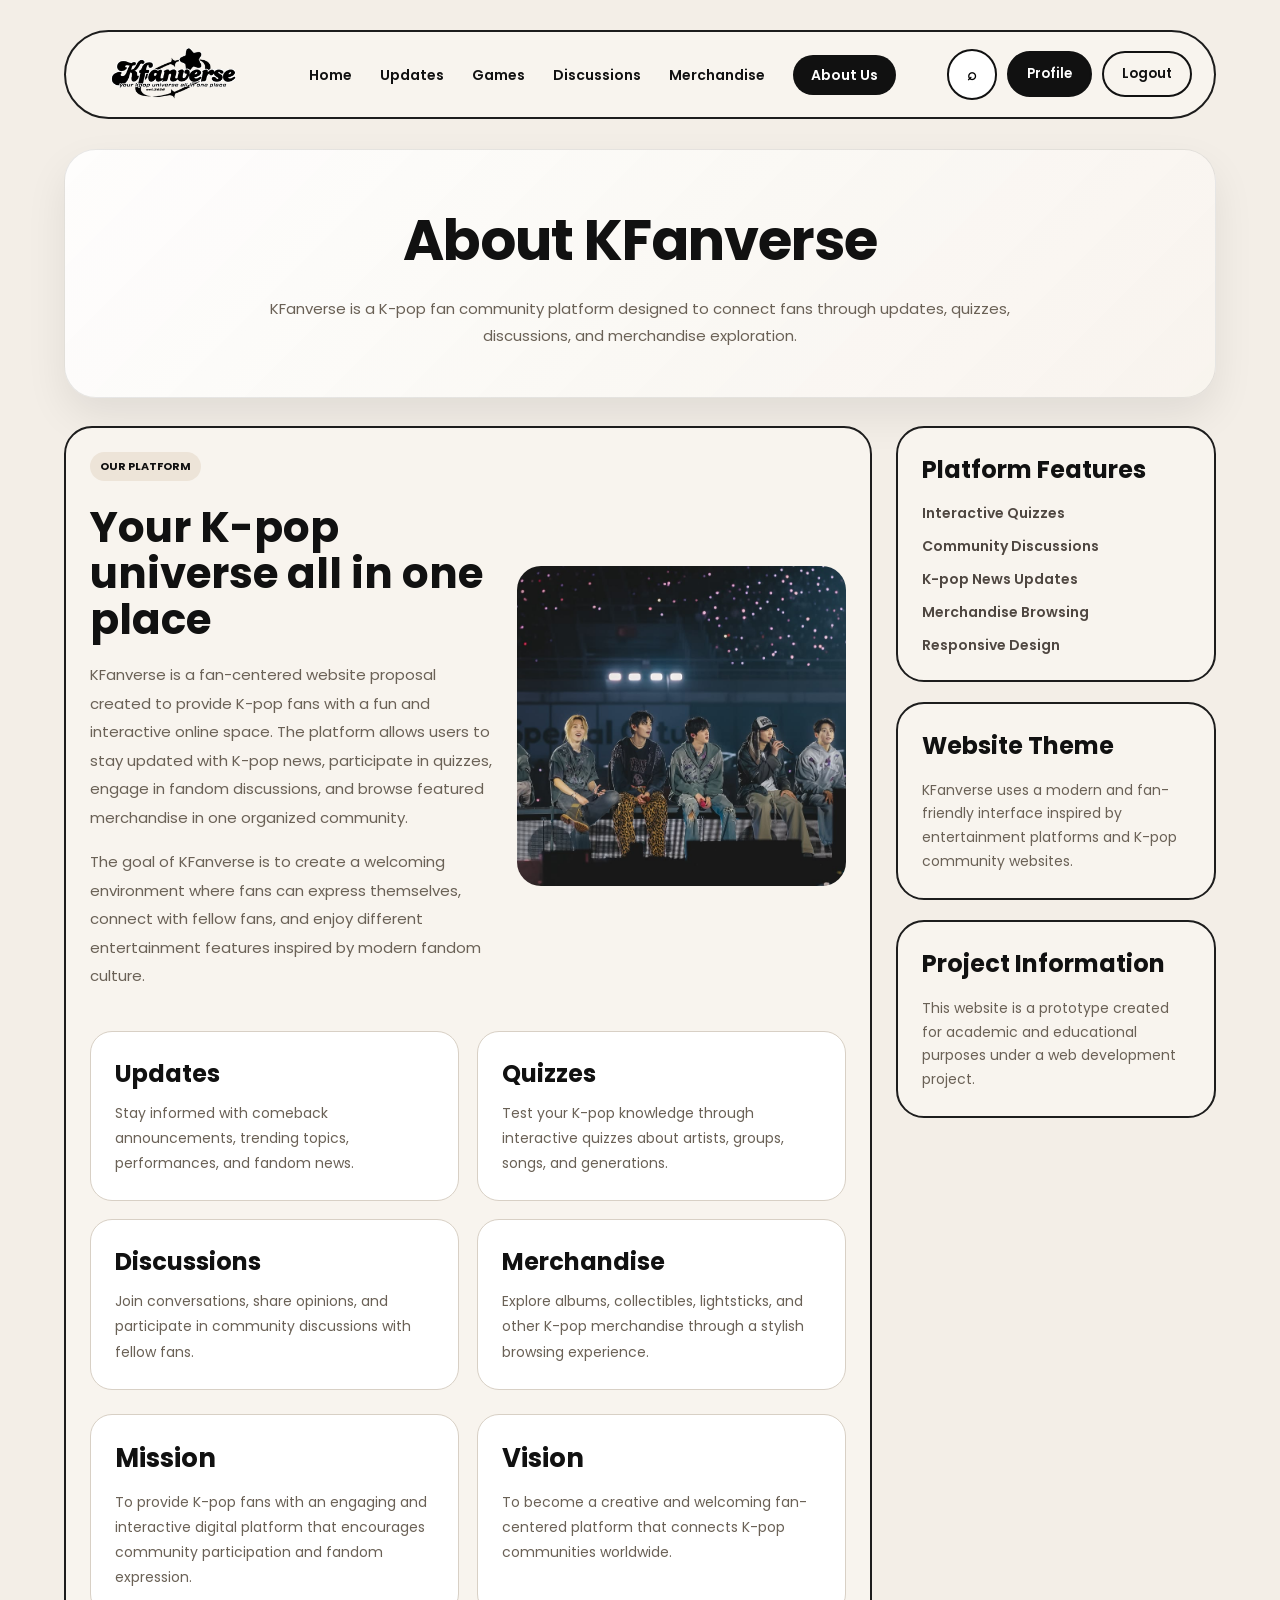
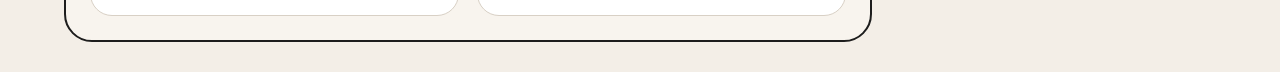
<file: about.html>
<!DOCTYPE html>

<html>

<head>

<meta name="viewport" content="width=device-width, initial-scale=1.0">

<title>About KFanverse</title>

<link rel="icon" type="image/png" href="images/favicon.jpg">


<link href="https://fonts.googleapis.com/css2?family=Poppins:wght@400;500;600;700;800&display=swap" rel="stylesheet">

<link rel="stylesheet" href="style.css">

</head>

<body class="main-home-page">

<div class="home-wrapper">

<div class="home-navbar">

<div class="brand-left">

<img src="images/logo.png" class="home-logo" alt="KFanverse Logo">

</div>

<ul class="home-nav-links">

<li><a href="main.html">Home</a></li>

<li><a href="updates.html">Updates</a></li>

<li><a href="quizzes.html">Games</a></li>

<li><a href="community.html">Discussions</a></li>

<li><a href="merch.html">Merchandise</a></li>

<li><a href="about.html" class="active-nav">About Us</a></li>


</ul>

<div class="home-nav-actions">

<button class="search-btn">⌕</button>
<button class="filled-btn" onclick="window.location.href='profile.html'">Profile</button>
<button class="outline-btn" onclick="window.location.href='index.html'">Logout</button>

</div>

</div>

<section class="inner-page-title">

<h1>About KFanverse</h1>

<p>

KFanverse is a K-pop fan community platform designed to connect fans through updates, quizzes, discussions, and merchandise exploration.

</p>

</section>

<section class="about-layout">

<div class="about-main">

<div class="about-card large-about-card">

<div class="about-text">

<span class="badge">OUR PLATFORM</span>

<h2>Your K-pop universe all in one place</h2>

<p>

KFanverse is a fan-centered website proposal created to provide K-pop fans with a fun and interactive online space. The platform allows users to stay updated with K-pop news, participate in quizzes, engage in fandom discussions, and browse featured merchandise in one organized community.

</p>

<p>

The goal of KFanverse is to create a welcoming environment where fans can express themselves, connect with fellow fans, and enjoy different entertainment features inspired by modern fandom culture.

</p>

</div>

<div class="about-image">

<img src="images/about.jpg" alt="KFanverse">

</div>

</div>

<div class="about-features-grid">

<div class="feature-box">

<h3>Updates</h3>

<p>

Stay informed with comeback announcements, trending topics, performances, and fandom news.

</p>

</div>

<div class="feature-box">

<h3>Quizzes</h3>

<p>

Test your K-pop knowledge through interactive quizzes about artists, groups, songs, and generations.

</p>

</div>

<div class="feature-box">

<h3>Discussions</h3>

<p>

Join conversations, share opinions, and participate in community discussions with fellow fans.

</p>

</div>

<div class="feature-box">

<h3>Merchandise</h3>

<p>

Explore albums, collectibles, lightsticks, and other K-pop merchandise through a stylish browsing experience.

</p>

</div>

</div>

<div class="mission-vision-grid">

<div class="mission-box">

<h3>Mission</h3>

<p>

To provide K-pop fans with an engaging and interactive digital platform that encourages community participation and fandom expression.

</p>

</div>

<div class="vision-box">

<h3>Vision</h3>

<p>

To become a creative and welcoming fan-centered platform that connects K-pop communities worldwide.

</p>

</div>

</div>

</div>

<aside class="about-sidebar">

<div class="side-box">

<h3>Platform Features</h3>

<ul>

<li>Interactive Quizzes</li>

<li>Community Discussions</li>

<li>K-pop News Updates</li>

<li>Merchandise Browsing</li>

<li>Responsive Design</li>

</ul>

</div>

<div class="side-box">

<h3>Website Theme</h3>

<p class="online-text">

KFanverse uses a modern and fan-friendly interface inspired by entertainment platforms and K-pop community websites.

</p>

</div>

<div class="side-box">

<h3>Project Information</h3>

<p class="online-text">

This website is a prototype created for academic and educational purposes under a web development project.

</p>

</div>

</aside>

</section>

</div>

<script src="script.js"></script>

</body>

</html>
</file>
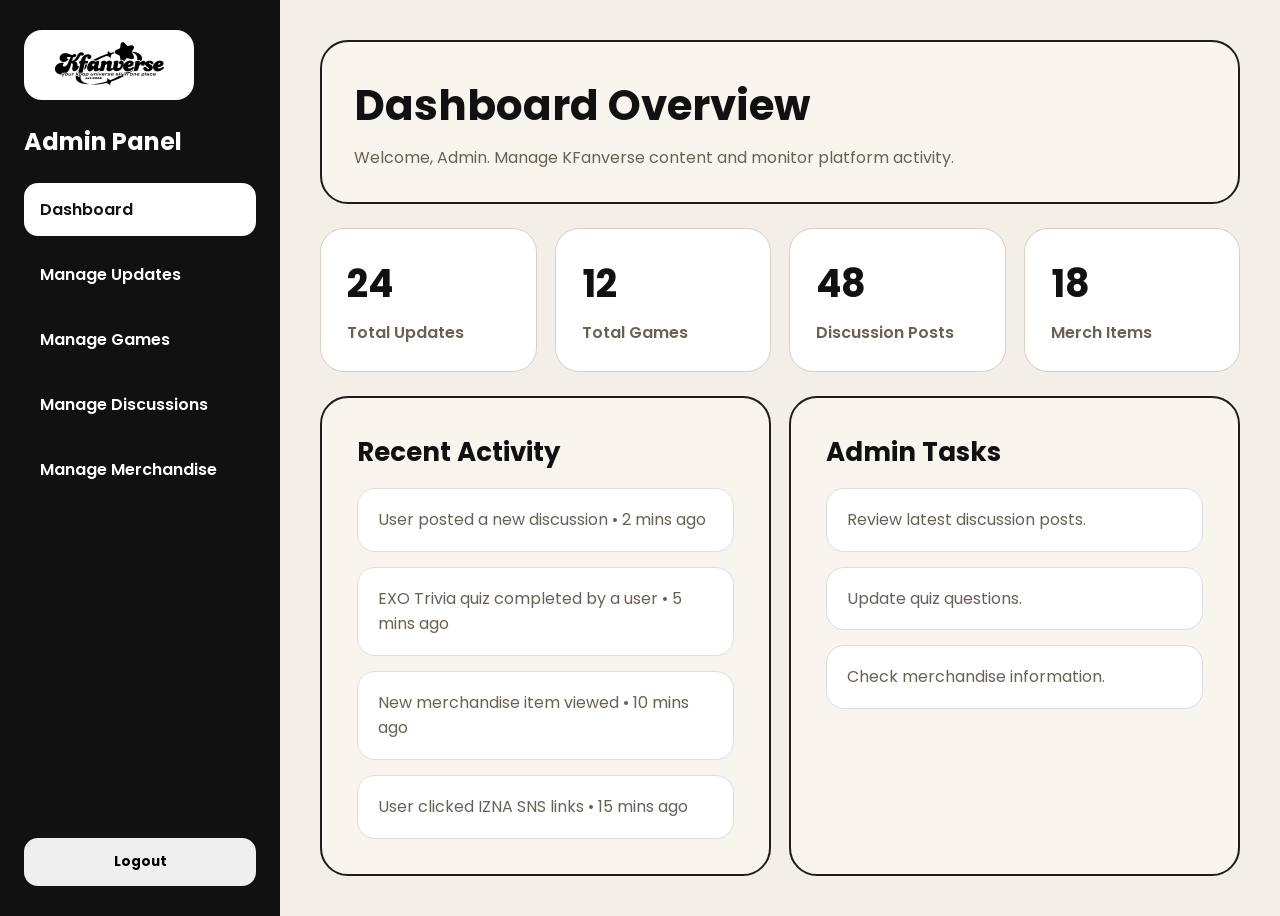
<file: admin.html>
<!DOCTYPE html>

<html>

<head>

<meta name="viewport" content="width=device-width, initial-scale=1.0">

<title>KFanverse Admin Dashboard</title>

<link rel="icon" type="image/png" href="images/favicon.jpg">

<link href="https://fonts.googleapis.com/css2?family=Poppins:wght@400;500;600;700;800&display=swap" rel="stylesheet">

<link rel="stylesheet" href="style.css">

</head>

<body class="main-home-page">

<div class="admin-wrapper">

<aside class="admin-sidebar">

<img src="images/logo.png" class="admin-logo">

<h3>Admin Panel</h3>

<ul>

<li class="active-admin"

onclick="showAdminSection('dashboard', this)">

Dashboard

</li>

<li onclick="showAdminSection('updates', this)">

Manage Updates

</li>

<li onclick="showAdminSection('games', this)">

Manage Games

</li>

<li onclick="showAdminSection('discussions', this)">

Manage Discussions

</li>

<li onclick="showAdminSection('merchandise', this)">

Manage Merchandise

</li>

</ul>

<button onclick="window.location.href='index.html'">

Logout

</button>

</aside>

<main class="admin-main">

<section class="admin-header">

<h1>Dashboard Overview</h1>

<p>

Welcome, Admin. Manage KFanverse content and monitor platform activity.

</p>

</section>

<!-- DASHBOARD -->

<section id="dashboard" class="admin-section active-admin-section">

<div class="dashboard-cards">

<div class="dashboard-card">

<h3>24</h3>

<p>Total Updates</p>

</div>

<div class="dashboard-card">

<h3>12</h3>

<p>Total Games</p>

</div>

<div class="dashboard-card">

<h3>48</h3>

<p>Discussion Posts</p>

</div>

<div class="dashboard-card">

<h3>18</h3>

<p>Merch Items</p>

</div>

</div>

<div class="admin-content-grid">

<div class="admin-box">

<h2>Recent Activity</h2>

<div id="recentActivity" class="admin-list">

<p>User posted a new discussion • 2 mins ago</p>

<p>EXO Trivia quiz completed by a user • 5 mins ago</p>

<p>New merchandise item viewed • 10 mins ago</p>

<p>User clicked IZNA SNS links • 15 mins ago</p>

</div>

</div>

<div class="admin-box">

<h2>Admin Tasks</h2>

<div class="admin-list">

<p>Review latest discussion posts.</p>

<p>Update quiz questions.</p>

<p>Check merchandise information.</p>

</div>

</div>

</div>

</section>

<!-- MANAGE UPDATES -->

<section id="updates" class="admin-section">

<div class="admin-box">

<div class="admin-section-header">

<h2>Manage Updates</h2>

<button class="filled-btn"

onclick="addAdminRow('updatesList','New K-pop Update')">

+ Add News

</button>

</div>

<div id="updatesList" class="admin-list">

<p>

BIGBANG Coachella Performance

<span>

<button class="admin-mini-btn"

onclick="editAdminItem(this)">Edit</button>

<button class="admin-mini-btn"

onclick="deleteAdminItem(this)">Delete</button>

</span>

</p>

<p>

IOI 2026 Comeback Concept Photos

<span>

<button class="admin-mini-btn"

onclick="editAdminItem(this)">Edit</button>

<button class="admin-mini-btn"

onclick="deleteAdminItem(this)">Delete</button>

</span>

</p>

<p>

Heesung Changes Stage Name

<span>

<button class="admin-mini-btn"

onclick="editAdminItem(this)">Edit</button>

<button class="admin-mini-btn"

onclick="deleteAdminItem(this)">Delete</button>

</span>

</p>

</div>

</div>

</section>

<!-- MANAGE Games -->

<section id="games" class="admin-section">

<div class="admin-box">

<div class="admin-section-header">

<h2>Manage Games</h2>

<button class="filled-btn"

onclick="addAdminRow('gamesList','New Game')">

+ Create Games

</button>

</div>

<div id="gamesList" class="admin-list">

<p>

EXO Trivia Challenge

<span>

<button class="admin-mini-btn"

onclick="editAdminItem(this)">Edit</button>

<button class="admin-mini-btn"

onclick="deleteAdminItem(this)">Delete</button>

</span>

</p>

<p>

Guess What Company Is This Group

<span>

<button class="admin-mini-btn"

onclick="editAdminItem(this)">Edit</button>

<button class="admin-mini-btn"

onclick="deleteAdminItem(this)">Delete</button>

</span>

</p>

<p>

Guess What Gen Is This Group

<span>

<button class="admin-mini-btn"

onclick="editAdminItem(this)">Edit</button>

<button class="admin-mini-btn"

onclick="deleteAdminItem(this)">Delete</button>

</span>

</p>

</div>

</div>

</section>

<!-- MANAGE DISCUSSIONS -->

<section id="discussions" class="admin-section">

<div class="admin-box">

<div class="admin-section-header">

<h2>Manage Discussions</h2>

<button class="filled-btn"

onclick="addAdminRow('discussionListAdmin','New Discussion Post')">

+ Add Post

</button>

</div>

<div id="discussionListAdmin" class="admin-list">

<p>

Which 2026 comeback has the best concept?

<span>

<button class="admin-mini-btn"

onclick="editAdminItem(this)">Review</button>

<button class="admin-mini-btn"

onclick="deleteAdminItem(this)">Delete</button>

</span>

</p>

<p>

Favorite lightstick designs of all time?

<span>

<button class="admin-mini-btn"

onclick="editAdminItem(this)">Review</button>

<button class="admin-mini-btn"

onclick="deleteAdminItem(this)">Delete</button>

</span>

</p>

<p>

What K-pop song deserves more attention?

<span>

<button class="admin-mini-btn"

onclick="editAdminItem(this)">Review</button>

<button class="admin-mini-btn"

onclick="deleteAdminItem(this)">Delete</button>

</span>

</p>

</div>

</div>

</section>

<!-- MANAGE MERCH -->

<section id="merchandise" class="admin-section">

<div class="admin-box">

<div class="admin-section-header">

<h2>Manage Merchandise</h2>

<button class="filled-btn"

onclick="addAdminRow('merchList','New Merchandise')">

+ Add Product

</button>

</div>

<div id="merchList" class="admin-list">

<p>

IZNA NOT JUST PRETTY Album

<span>

<button class="admin-mini-btn"

onclick="editAdminItem(this)">Edit</button>

<button class="admin-mini-btn"

onclick="deleteAdminItem(this)">Delete</button>

</span>

</p>

<p>

IZNA Lightstick

<span>

<button class="admin-mini-btn"

onclick="editAdminItem(this)">Edit</button>

<button class="admin-mini-btn"

onclick="deleteAdminItem(this)">Delete</button>

</span>

</p>

<p>

Aespa Lightstick

<span>

<button class="admin-mini-btn"

onclick="editAdminItem(this)">Edit</button>

<button class="admin-mini-btn"

onclick="deleteAdminItem(this)">Delete</button>

</span>

</p>

</div>

</div>

</section>

</main>

</div>

<script src="script.js"></script>

</body>

</html>
</file>
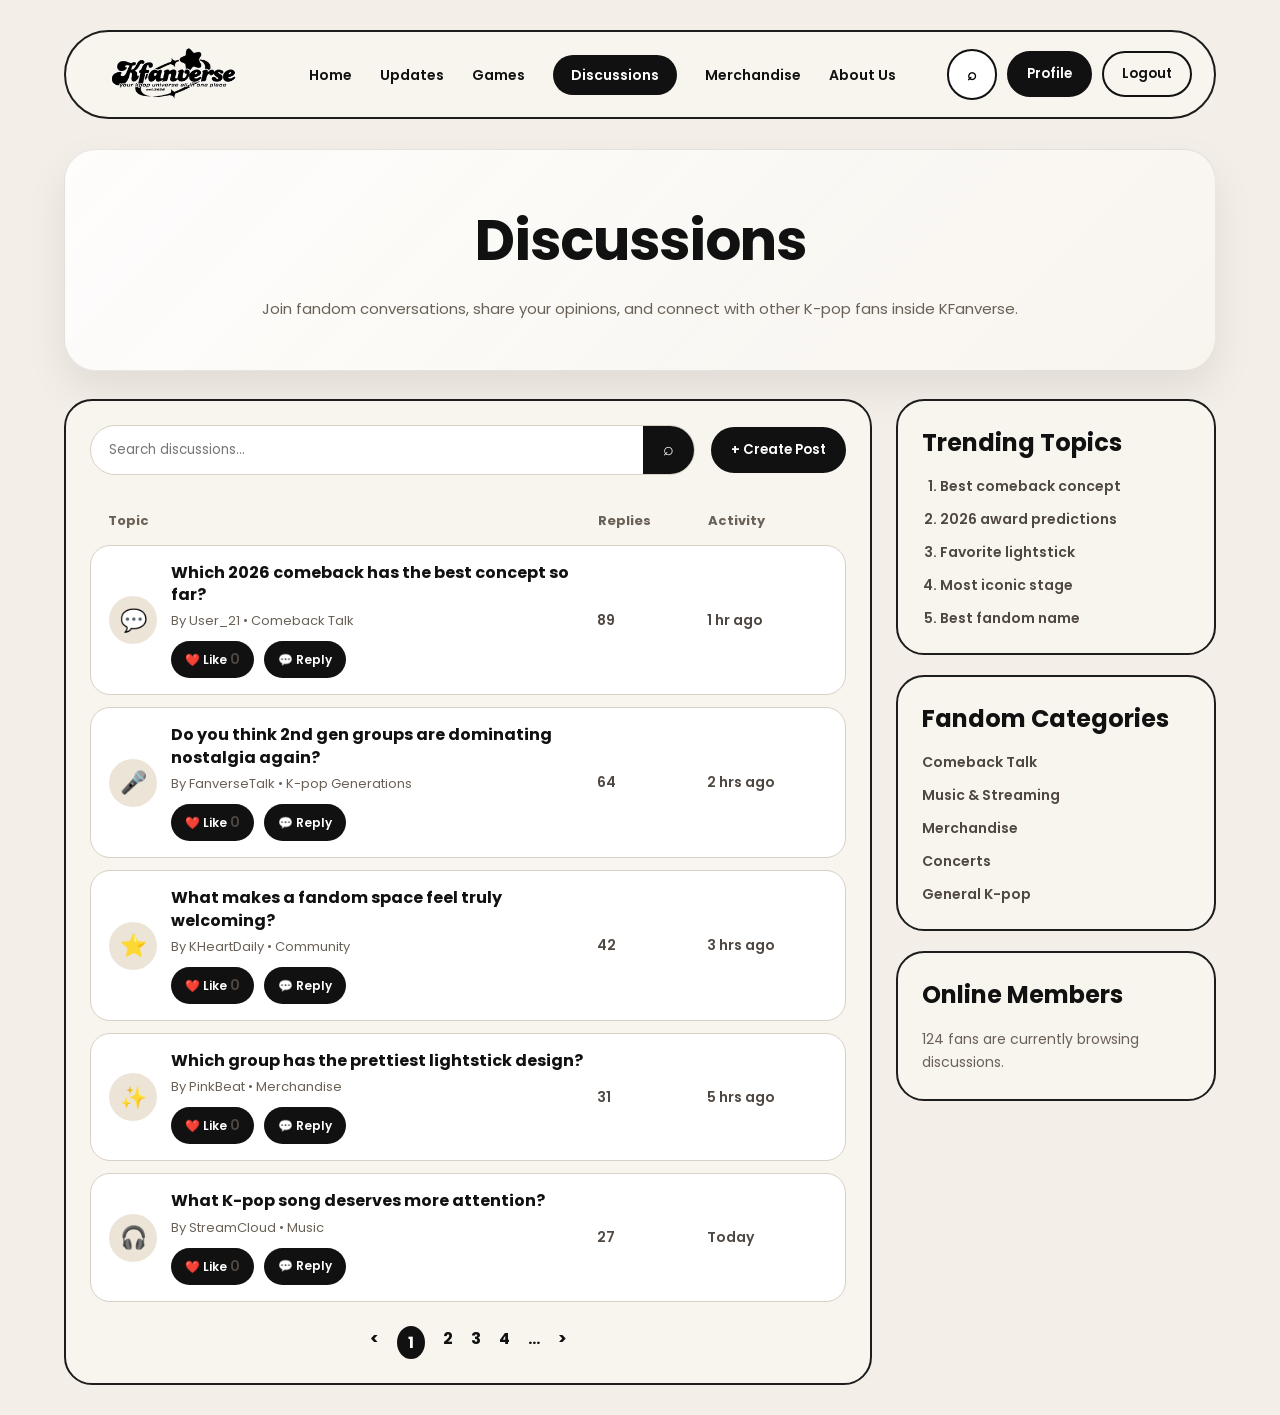
<file: community.html>
<!DOCTYPE html>

<html>

<head>

<meta name="viewport" content="width=device-width, initial-scale=1.0">

<title>KFanverse Discussions</title>

<link rel="icon" type="image/png" href="images/favicon.jpg">

<link href="https://fonts.googleapis.com/css2?family=Poppins:wght@400;500;600;700;800&display=swap" rel="stylesheet">

<link rel="stylesheet" href="style.css">

</head>

<body class="main-home-page">

<div class="home-wrapper">

<div class="home-navbar">

<div class="brand-left">

<img src="images/logo.png" class="home-logo" alt="KFanverse Logo">

</div>

<ul class="home-nav-links">

<li><a href="main.html">Home</a></li>

<li><a href="updates.html">Updates</a></li>

<li><a href="quizzes.html">Games</a></li>

<li><a href="community.html" class="active-nav">Discussions</a></li>

<li><a href="merch.html">Merchandise</a></li>

<li><a href="about.html">About Us</a></li>


</ul>

<div class="home-nav-actions">

<button class="search-btn">⌕</button>
<button class="filled-btn" onclick="window.location.href='profile.html'">Profile</button>
<button class="outline-btn" onclick="window.location.href='index.html'">Logout</button>

</div>

</div>

<section class="inner-page-title">

<h1>Discussions</h1>

<p>Join fandom conversations, share your opinions, and connect with other K-pop fans inside KFanverse.</p>

</section>

<section class="community-layout">

<div class="community-main">

<div class="community-topbar">

<div class="discussion-search">

<input type="text" id="discussionSearch" placeholder="Search discussions..." onkeyup="searchDiscussions()">

<button>⌕</button>

</div>

<button class="filled-btn" onclick="openPostModal()">+ Create Post</button>

</div>

<div class="discussion-header">

<span>Topic</span>

<span>Replies</span>

<span>Activity</span>

</div>

<div id="discussionList" class="discussion-feed">

<div class="discussion-row">

<div class="discussion-topic">

<div class="avatar-circle">💬</div>

<div>

<h3>Which 2026 comeback has the best concept so far?</h3>

<p>By User_21 • Comeback Talk</p>

<div class="discussion-actions">

<button onclick="likePost(this)">❤️ Like <span>0</span></button>

<button onclick="replyPost(this)">💬 Reply</button>

</div>

</div>

</div>

<span>89</span>

<span>1 hr ago</span>

</div>

<div class="discussion-row">

<div class="discussion-topic">

<div class="avatar-circle">🎤</div>

<div>

<h3>Do you think 2nd gen groups are dominating nostalgia again?</h3>

<p>By FanverseTalk • K-pop Generations</p>

<div class="discussion-actions">

<button onclick="likePost(this)">❤️ Like <span>0</span></button>

<button onclick="replyPost(this)">💬 Reply</button>

</div>

</div>

</div>

<span>64</span>

<span>2 hrs ago</span>

</div>

<div class="discussion-row">

<div class="discussion-topic">

<div class="avatar-circle">⭐</div>

<div>

<h3>What makes a fandom space feel truly welcoming?</h3>

<p>By KHeartDaily • Community</p>

<div class="discussion-actions">

<button onclick="likePost(this)">❤️ Like <span>0</span></button>

<button onclick="replyPost(this)">💬 Reply</button>

</div>

</div>

</div>

<span>42</span>

<span>3 hrs ago</span>

</div>

<div class="discussion-row">

<div class="discussion-topic">

<div class="avatar-circle">✨</div>

<div>

<h3>Which group has the prettiest lightstick design?</h3>

<p>By PinkBeat • Merchandise</p>

<div class="discussion-actions">

<button onclick="likePost(this)">❤️ Like <span>0</span></button>

<button onclick="replyPost(this)">💬 Reply</button>

</div>

</div>

</div>

<span>31</span>

<span>5 hrs ago</span>

</div>

<div class="discussion-row">

<div class="discussion-topic">

<div class="avatar-circle">🎧</div>

<div>

<h3>What K-pop song deserves more attention?</h3>

<p>By StreamCloud • Music</p>

<div class="discussion-actions">

<button onclick="likePost(this)">❤️ Like <span>0</span></button>

<button onclick="replyPost(this)">💬 Reply</button>

</div>

</div>

</div>

<span>27</span>

<span>Today</span>

</div>

</div>

<div class="pagination">

<span>&lt;</span>

<span class="active-page">1</span>

<span>2</span>

<span>3</span>

<span>4</span>

<span>...</span>

<span>&gt;</span>

</div>

</div>

<aside class="community-sidebar">

<div class="side-box">

<h3>Trending Topics</h3>

<ol>

<li>Best comeback concept</li>

<li>2026 award predictions</li>

<li>Favorite lightstick</li>

<li>Most iconic stage</li>

<li>Best fandom name</li>

</ol>

</div>

<div class="side-box">

<h3>Fandom Categories</h3>

<ul>

<li>Comeback Talk</li>

<li>Music & Streaming</li>

<li>Merchandise</li>

<li>Concerts</li>

<li>General K-pop</li>

</ul>

</div>

<div class="side-box">

<h3>Online Members</h3>

<p class="online-text">124 fans are currently browsing discussions.</p>

</div>

</aside>

</section>

</div>

<div id="guidelinesModal" class="post-modal">

<div class="post-modal-card">

<h2>Community Guidelines</h2>

<div class="guidelines-text">

<p>• Respect all members and fandoms.</p>

<p>• Avoid hate speech, fanwars, and offensive content.</p>

<p>• Do not share false information or spam posts.</p>

<p>• Keep discussions appropriate and related to K-pop.</p>

<p>• Any harmful or disrespectful behavior may result in post removal.</p>

</div>

<label class="remember-me">

<input type="checkbox" id="guidelinesCheck">

I agree to follow the community guidelines.

</label>

<div class="quiz-modal-buttons">

<button class="outline-btn"

onclick="closeGuidelines()">

Cancel

</button>

<button class="filled-btn"

onclick="continuePost()">

Continue

</button>

</div>

</div>

</div>

<div id="postModal" class="post-modal">

<div class="post-modal-card">

<button class="close-quiz" onclick="closePostModal()">×</button>

<h2>Create Discussion Post</h2>

<p class="post-desc">Share a topic with the KFanverse community.</p>

<label>Discussion Title</label>

<input type="text" id="postTitle" placeholder="Enter your discussion title">

<label>Category</label>

<select id="postCategory">

<option>Comeback Talk</option>

<option>Music & Streaming</option>

<option>Merchandise</option>

<option>Concerts</option>

<option>General K-pop</option>

</select>

<label>Message</label>

<textarea id="postMessage" placeholder="Write your thoughts here..."></textarea>

<button class="filled-btn post-submit-btn" onclick="submitPost()">Post Discussion</button>

</div>

</div>

<script src="script.js"></script>

</body>

</html>
</file>
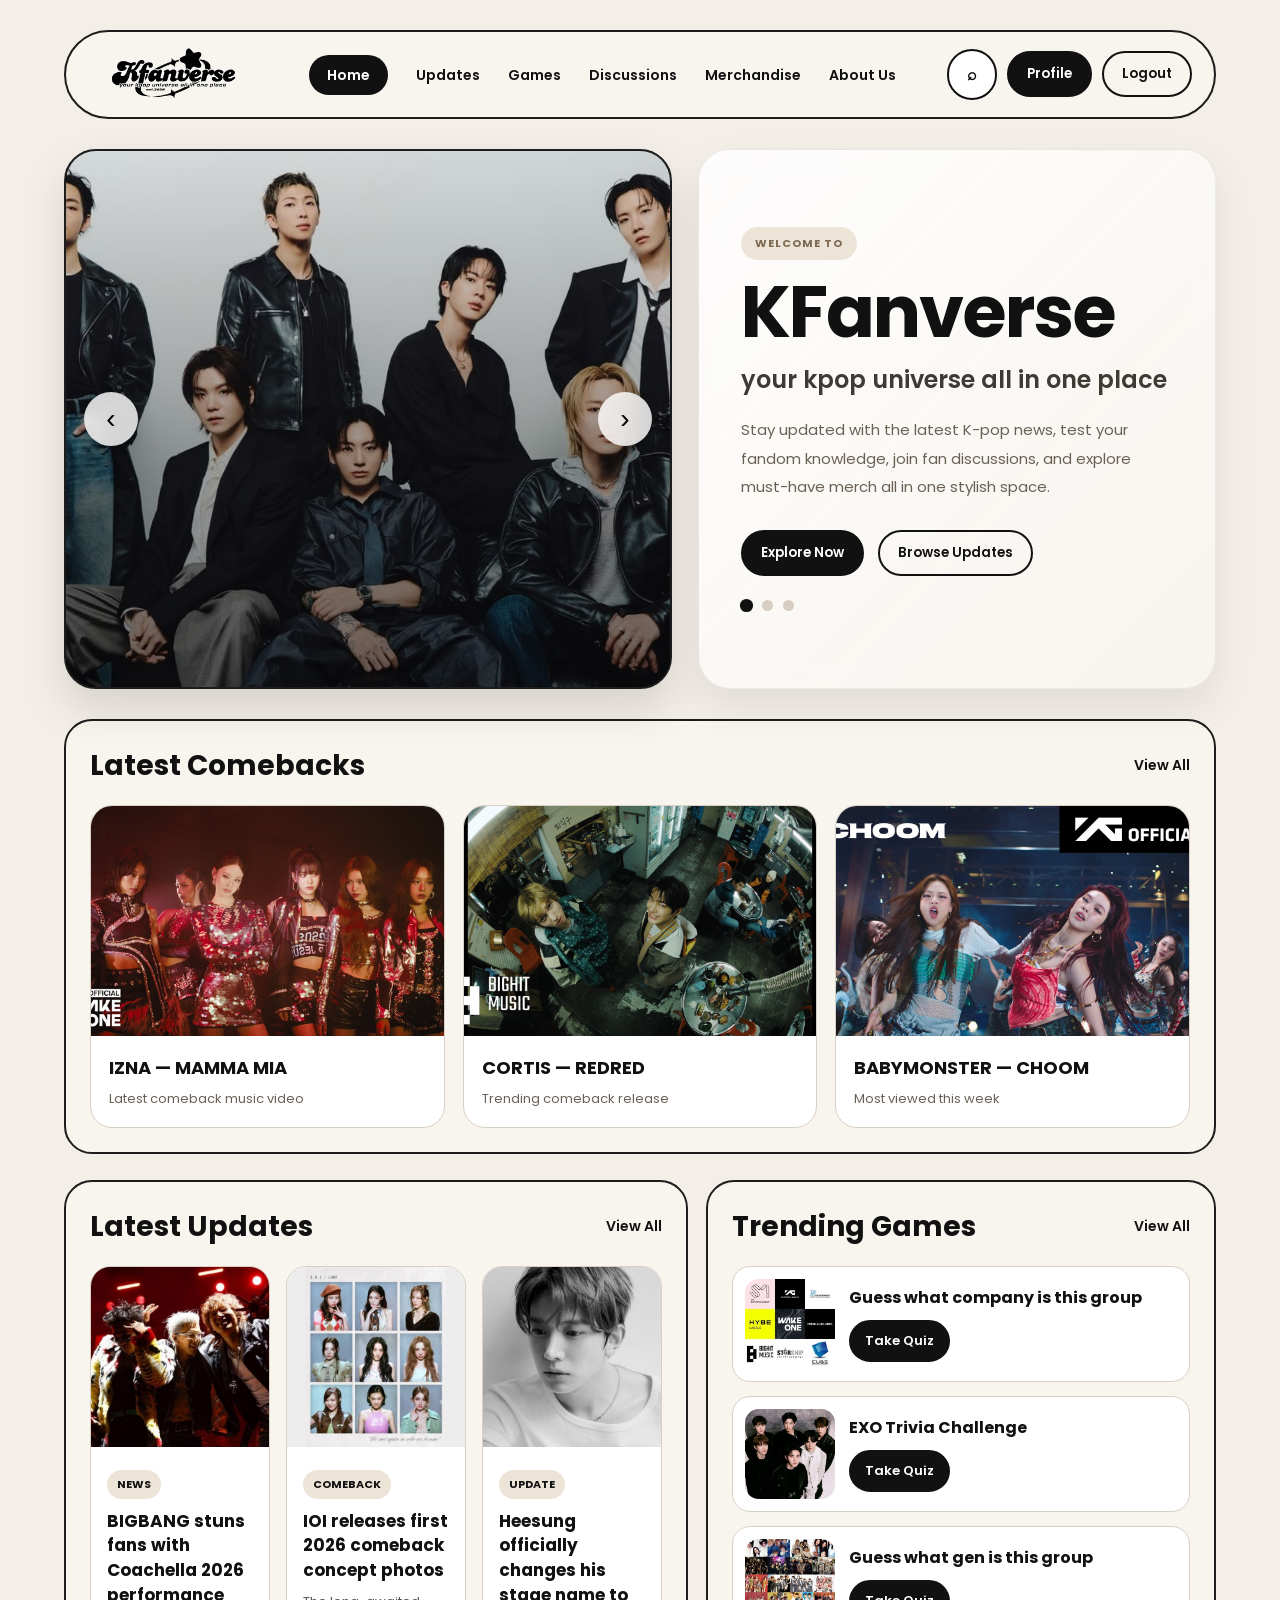
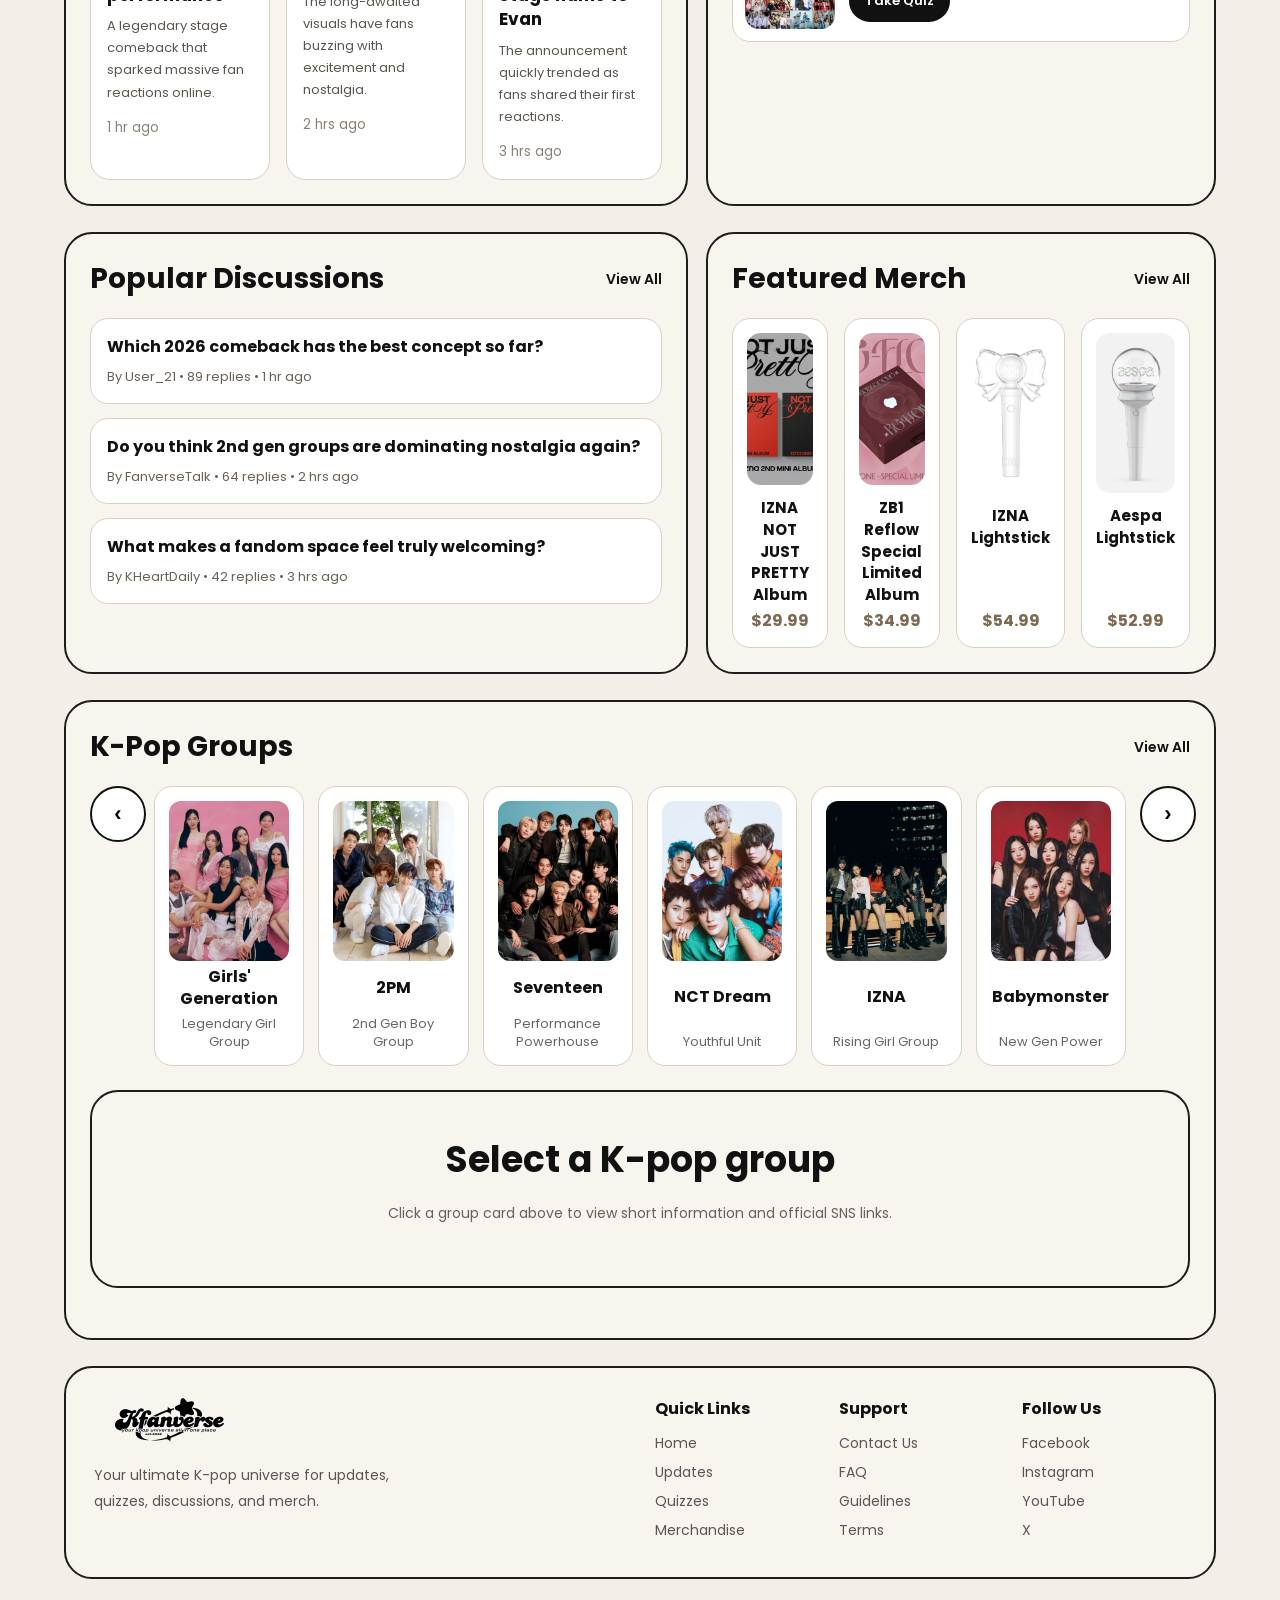
<file: main.html>
<!DOCTYPE html>

<html>

<head>

<title>KFanverse</title>

<link rel="icon" type="image/png" href="images/favicon.jpg">

<link href="https://fonts.googleapis.com/css2?family=Poppins:wght@400;500;600;700;800&display=swap" rel="stylesheet">

<link rel="stylesheet" href="style.css">

</head>

<body class="main-home-page">

<div class="home-wrapper">

    <!-- NAVBAR -->

    <div class="home-navbar">

        <div class="brand-left">

            <img src="images/logo.png" class="home-logo" alt="KFanverse Logo">

        </div>

        <ul class="home-nav-links">

    <li><a href="main.html" class="active-nav">Home</a></li>

    <li><a href="updates.html">Updates</a></li>

    <li><a href="quizzes.html">Games</a></li>

    <li><a href="community.html">Discussions</a></li>

    <li><a href="merch.html">Merchandise</a></li>

    <li><a href="about.html">About Us</a></li>


</ul>

        </ul>

        <div class="home-nav-actions">

            <button class="search-btn">⌕</button>
			<button class="filled-btn" onclick="window.location.href='profile.html'">Profile</button>
            <button class="outline-btn" onclick="window.location.href='index.html'">Logout</button>
            

        </div>

    </div>

    <!-- HERO -->

    <section class="hero-home">

       <div class="hero-image-card">

			<button class="hero-arrow left-arrow" onclick="prevHero()">‹</button>

			<img id="heroCarousel" src="images/hero1.jpg" alt="Hero Carousel">

			<button class="hero-arrow right-arrow" onclick="nextHero()">›</button>

		</div>

        <div class="hero-text-card">

            <p class="hero-mini-tag">WELCOME TO</p>

            <h1>KFanverse</h1>

            <p class="hero-tagline">your kpop universe all in one place</p>

            <p class="hero-desc">

                Stay updated with the latest K-pop news, test your fandom knowledge,

                join fan discussions, and explore must-have merch all in one stylish space.

            </p>

            <div class="hero-buttons">

				<button class="filled-btn" onclick="window.location.href='updates.html'">
				Explore Now

			</button>

				<button class="outline-btn" onclick="window.location.href='updates.html'">
				Browse Updates

			</button>

		</div>

            <div class="hero-dots">

                <span class="dot active-dot"></span>
                <span class="dot"></span>
                <span class="dot"></span>

            </div>

        </div>

    </section>

    <!-- MUSIC VIDEOS -->

    <section class="mv-section">

<div class="panel-head">

<h2>Latest Comebacks</h2>

<a href="updates.html">View All</a>

</div>

<div class="mv-grid">

<div class="mv-card"

onclick="window.open('https://youtu.be/2fyFx2u5fbU?si=h8BFI1Y-HvNFJi4w')">

<div class="mv-thumbnail">

<img src="images/mv1.jpg" alt="IZNA MV">

<div class="mv-overlay">

<div class="mv-play-btn">▶</div>

</div>

</div>

<div class="mv-info">

<h3>IZNA — MAMMA MIA</h3>

<p>Latest comeback music video</p>

</div>

</div>

<div class="mv-card"

onclick="window.open('https://youtu.be/U6BDbXIah-Y?si=ekTJZjDVjrfgWekq')">

<div class="mv-thumbnail">

<img src="images/mv2.jpg" alt="aespa MV">

<div class="mv-overlay">

<div class="mv-play-btn">▶</div>

</div>

</div>

<div class="mv-info">

<h3>CORTIS — REDRED</h3>

<p>Trending comeback release</p>

</div>

</div>

<div class="mv-card"

onclick="window.open('https://youtu.be/x3eqqoZPV_E?si=ujhsOjOaLQEMzPNa')">

<div class="mv-thumbnail">

<img src="images/mv3.jpg" alt="BABYMONSTER MV">

<div class="mv-overlay">

<div class="mv-play-btn">▶</div>

</div>

</div>

<div class="mv-info">

<h3>BABYMONSTER — CHOOM</h3>

<p>Most viewed this week</p>

</div>

</div>

</div>

</section>

    <section class="content-row two-panels">

        <div class="panel-box large-panel">

            <div class="panel-head">

                <h2>Latest Updates</h2>

                <a href="updates.html">View All</a>

            </div>

            <div class="updates-grid">

                <div class="update-card">

                    <img src="images/update1.jpg" alt="Bigbang Update">

                    <div class="update-info">

                        <span class="badge">NEWS</span>

                        <h3>BIGBANG stuns fans with Coachella 2026 performance</h3>

                        <p>A legendary stage comeback that sparked massive fan reactions online.</p>

                        <small>1 hr ago</small>

                    </div>

                </div>

                <div class="update-card">

                    <img src="images/update2.jpg" alt="IOI Update">

                    <div class="update-info">

                        <span class="badge">COMEBACK</span>

                        <h3>IOI releases first 2026 comeback concept photos</h3>

                        <p>The long-awaited visuals have fans buzzing with excitement and nostalgia.</p>

                        <small>2 hrs ago</small>

                    </div>

                </div>

                <div class="update-card">

                    <img src="images/update3.jpg" alt="Heesung Update">

                    <div class="update-info">

                        <span class="badge">UPDATE</span>

                        <h3>Heesung officially changes his stage name to Evan</h3>

                        <p>The announcement quickly trended as fans shared their first reactions.</p>

                        <small>3 hrs ago</small>

                    </div>

                </div>

            </div>

        </div>

        <div class="panel-box side-panel">

            <div class="panel-head">

                <h2>Trending Games</h2>

                <a href="quizzes.html">View All</a>

            </div>

            <div class="quiz-list">

                <div class="quiz-item">

                    <img src="images/quiz1.jpg" alt="Quiz 1">

                    <div>

                        <h3>Guess what company is this group</h3>

                        <button class="mini-btn">Take Quiz</button>

                    </div>

                </div>

                <div class="quiz-item">

                    <img src="images/quiz2.jpg" alt="Quiz 2">

                    <div>

                        <h3>EXO Trivia Challenge</h3>

                        <button class="mini-btn">Take Quiz</button>

                    </div>

                </div>

                <div class="quiz-item">

                    <img src="images/quiz3.jpg" alt="Quiz 3">

                    <div>

                        <h3>Guess what gen is this group</h3>

                        <button class="mini-btn">Take Quiz</button>

                    </div>

                </div>

            </div>

        </div>

    </section>

    <!-- DISCUSSIONS + MERCH -->

    <section class="content-row two-panels">

        <div class="panel-box side-panel">

            <div class="panel-head">

                <h2>Popular Discussions</h2>

                <a href="community.html">View All</a>

            </div>

            <div class="discussion-list">

                <div class="discussion-item">

                    <h3>Which 2026 comeback has the best concept so far?</h3>

                    <p>By User_21 • 89 replies • 1 hr ago</p>

                </div>

                <div class="discussion-item">

                    <h3>Do you think 2nd gen groups are dominating nostalgia again?</h3>

                    <p>By FanverseTalk • 64 replies • 2 hrs ago</p>

                </div>

                <div class="discussion-item">

                    <h3>What makes a fandom space feel truly welcoming?</h3>

                    <p>By KHeartDaily • 42 replies • 3 hrs ago</p>

                </div>

            </div>

        </div>

        <div class="panel-box large-panel">

            <div class="panel-head">

                <h2>Featured Merch</h2>

                <a href="merch.html">View All</a>

            </div>

            <div class="merch-grid">

                <div class="merch-card">

                    <img src="images/merch1.jpg" alt="IZNA Album">

                    <h3>IZNA NOT JUST PRETTY Album</h3>

                    <p>$29.99</p>

                </div>

                <div class="merch-card">

                    <img src="images/merch2.jpg" alt="ZB1 Album">

                    <h3>ZB1 Reflow Special Limited Album</h3>

                    <p>$34.99</p>

                </div>

                <div class="merch-card">

                    <img src="images/merch3.jpg" alt="IZNA Lightstick">

                    <h3>IZNA Lightstick</h3>

                    <p>$54.99</p>

                </div>

                <div class="merch-card">

                    <img src="images/merch4.jpg" alt="Aespa Lightstick">

                    <h3>Aespa Lightstick</h3>

                    <p>$52.99</p>

                </div>

            </div>

        </div>

    </section>

    <!-- KPOP GROUPS -->

<section class="panel-box members-section">

    <div class="panel-head">

        <h2>K-Pop Groups</h2>

        <a href="#">View All</a>

    </div>

    <div class="members-row">

        <button class="member-arrow">‹</button>

        <div class="member-card" onclick="showGroupInfo('snsd')">

            <img src="images/group1.jpg" alt="Girls' Generation">

            <h3>Girls' Generation</h3>

            <p>Legendary Girl Group</p>

        </div>

        <div class="member-card" onclick="showGroupInfo('pm')">

            <img src="images/group2.jpg" alt="2PM">

            <h3>2PM</h3>

            <p>2nd Gen Boy Group</p>

        </div>

        <div class="member-card" onclick="showGroupInfo('svt')">

            <img src="images/group3.jpg" alt="Seventeen">

            <h3>Seventeen</h3>

            <p>Performance Powerhouse</p>

        </div>

        <div class="member-card" onclick="showGroupInfo('nctdream')">

            <img src="images/group4.jpg" alt="NCT Dream">

            <h3>NCT Dream</h3>

            <p>Youthful Unit</p>

        </div>

        <div class="member-card" onclick="showGroupInfo('izna')">

            <img src="images/group5.jpg" alt="IZNA">

            <h3>IZNA</h3>

            <p>Rising Girl Group</p>

        </div>

        <div class="member-card" onclick="showGroupInfo('babymonster')">

            <img src="images/group6.jpg" alt="Babymonster">

            <h3>Babymonster</h3>

            <p>New Gen Power</p>

        </div>

        <button class="member-arrow">›</button>

    </div>

    <div id="groupInfoBox" class="group-info-box">

        <h3>Select a K-pop group</h3>

        <p>Click a group card above to view short information and official SNS links.</p>

    </div>

</section>

    <!-- FOOTER -->

    <footer class="home-footer">

        <div class="footer-brand">

            <img src="images/logo.png" class="footer-logo" alt="KFanverse Logo">

            <p>Your ultimate K-pop universe for updates, quizzes, discussions, and merch.</p>

        </div>

        <div class="footer-links">

            <div>

                <h4>Quick Links</h4>

                <a href="#">Home</a>

                <a href="#">Updates</a>

                <a href="#">Quizzes</a>

                <a href="#">Merchandise</a>

            </div>

            <div>

                <h4>Support</h4>

                <a href="#">Contact Us</a>

                <a href="#">FAQ</a>

                <a href="#">Guidelines</a>

                <a href="#">Terms</a>

            </div>

            <div>

                <h4>Follow Us</h4>

                <a href="#">Facebook</a>

                <a href="#">Instagram</a>

                <a href="#">YouTube</a>

                <a href="#">X</a>

            </div>

        </div>

    </footer>

</div>

<script src="script.js"></script>

</body>

</html>
</file>
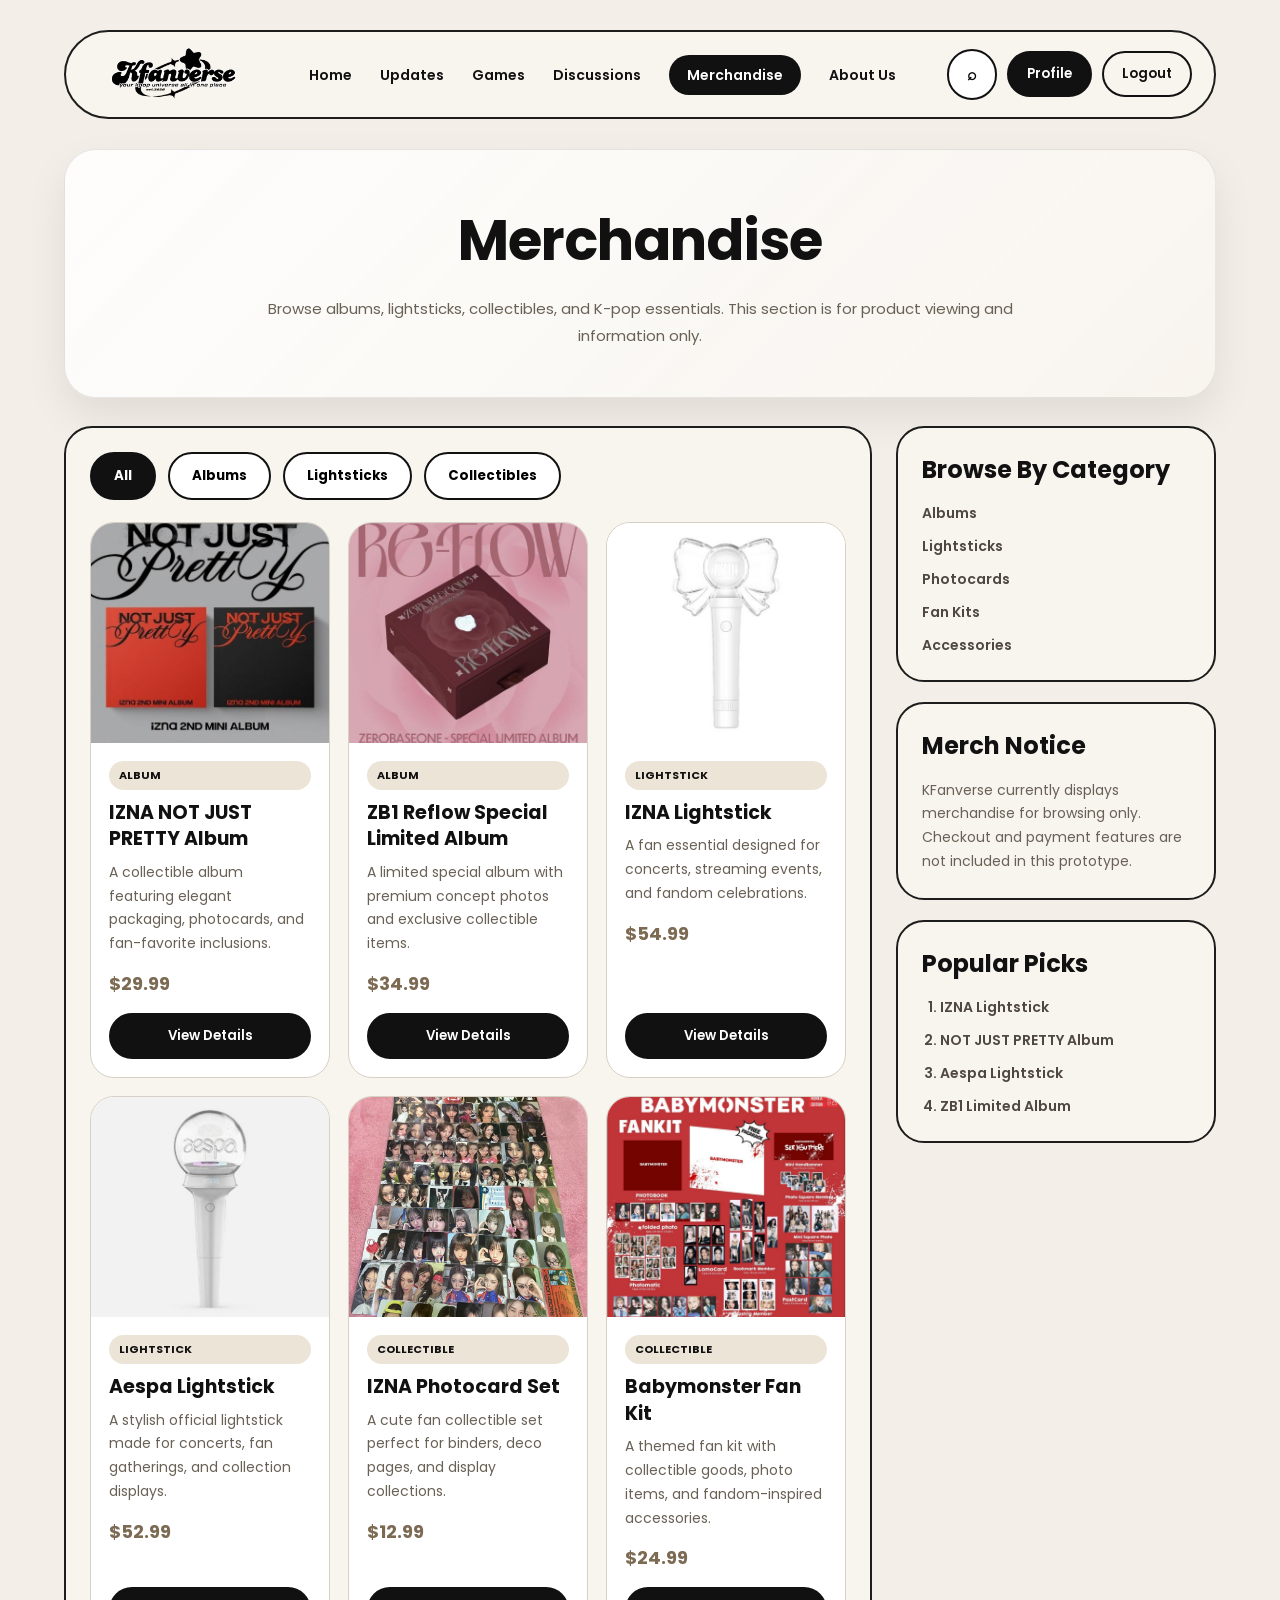
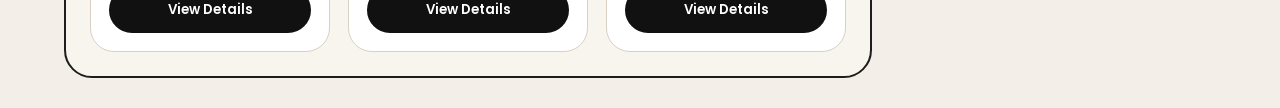
<file: merch.html>
<!DOCTYPE html>

<html>

<head>

<meta name="viewport" content="width=device-width, initial-scale=1.0">

<title>KFanverse Merchandise</title>

<link rel="icon" type="image/png" href="images/favicon.jpg">

<link href="https://fonts.googleapis.com/css2?family=Poppins:wght@400;500;600;700;800&display=swap" rel="stylesheet">

<link rel="stylesheet" href="style.css">

</head>

<body class="main-home-page">

<div class="home-wrapper">

<div class="home-navbar">

<div class="brand-left">

<img src="images/logo.png" class="home-logo" alt="KFanverse Logo">

</div>

<ul class="home-nav-links">

<li><a href="main.html">Home</a></li>

<li><a href="updates.html">Updates</a></li>

<li><a href="quizzes.html">Games</a></li>

<li><a href="community.html">Discussions</a></li>

<li><a href="merch.html" class="active-nav">Merchandise</a></li>

<li><a href="about.html">About Us</a></li>


</ul>

<div class="home-nav-actions">

<button class="search-btn">⌕</button>
<button class="filled-btn" onclick="window.location.href='profile.html'">Profile</button>
<button class="outline-btn" onclick="window.location.href='index.html'">Logout</button>

</div>

</div>

<section class="inner-page-title">

<h1>Merchandise</h1>

<p>Browse albums, lightsticks, collectibles, and K-pop essentials. This section is for product viewing and information only.</p>

</section>

<section class="merch-page-layout">

<div class="merch-main-panel">

<div class="updates-tabs">

<button class="active-tab" onclick="filterMerch('all')">All</button>

<button onclick="filterMerch('album')">Albums</button>

<button onclick="filterMerch('lightstick')">Lightsticks</button>

<button onclick="filterMerch('collectible')">Collectibles</button>

</div>

<div class="merch-page-grid">

<div class="merch-product-card" data-type="album">

<img src="images/merch1.jpg" alt="IZNA Album">

<div class="merch-product-info">

<span class="badge">ALBUM</span>

<h3>IZNA NOT JUST PRETTY Album</h3>

<p>A collectible album featuring elegant packaging, photocards, and fan-favorite inclusions.</p>

<strong>$29.99</strong>

<button class="filled-btn" onclick="showMerchDetails('IZNA NOT JUST PRETTY Album')">View Details</button>

</div>

</div>

<div class="merch-product-card" data-type="album">

<img src="images/merch2.jpg" alt="ZB1 Album">

<div class="merch-product-info">

<span class="badge">ALBUM</span>

<h3>ZB1 Reflow Special Limited Album</h3>

<p>A limited special album with premium concept photos and exclusive collectible items.</p>

<strong>$34.99</strong>

<button class="filled-btn" onclick="showMerchDetails('ZB1 Reflow Special Limited Album')">View Details</button>

</div>

</div>

<div class="merch-product-card" data-type="lightstick">

<img src="images/merch3.jpg" alt="IZNA Lightstick">

<div class="merch-product-info">

<span class="badge">LIGHTSTICK</span>

<h3>IZNA Lightstick</h3>

<p>A fan essential designed for concerts, streaming events, and fandom celebrations.</p>

<strong>$54.99</strong>

<button class="filled-btn" onclick="showMerchDetails('IZNA Lightstick')">View Details</button>

</div>

</div>

<div class="merch-product-card" data-type="lightstick">

<img src="images/merch4.jpg" alt="Aespa Lightstick">

<div class="merch-product-info">

<span class="badge">LIGHTSTICK</span>

<h3>Aespa Lightstick</h3>

<p>A stylish official lightstick made for concerts, fan gatherings, and collection displays.</p>

<strong>$52.99</strong>

<button class="filled-btn" onclick="showMerchDetails('Aespa Lightstick')">View Details</button>

</div>

</div>

<div class="merch-product-card" data-type="collectible">

<img src="images/mer1.jfif" alt="Photocard Set">

<div class="merch-product-info">

<span class="badge">COLLECTIBLE</span>

<h3>IZNA Photocard Set</h3>

<p>A cute fan collectible set perfect for binders, deco pages, and display collections.</p>

<strong>$12.99</strong>

<button class="filled-btn" onclick="showMerchDetails('IZNA Photocard Set')">View Details</button>

</div>

</div>

<div class="merch-product-card" data-type="collectible">

<img src="images/mer2.jpg" alt="Fan Kit">

<div class="merch-product-info">

<span class="badge">COLLECTIBLE</span>

<h3>Babymonster Fan Kit</h3>

<p>A themed fan kit with collectible goods, photo items, and fandom-inspired accessories.</p>

<strong>$24.99</strong>

<button class="filled-btn" onclick="showMerchDetails('Babymonster Fan Kit')">View Details</button>

</div>

</div>

</div>

</div>

<aside class="merch-sidebar">

<div class="side-box">

<h3>Browse By Category</h3>

<ul>

<li>Albums</li>

<li>Lightsticks</li>

<li>Photocards</li>

<li>Fan Kits</li>

<li>Accessories</li>

</ul>

</div>

<div class="side-box">

<h3>Merch Notice</h3>

<p class="online-text">KFanverse currently displays merchandise for browsing only. Checkout and payment features are not included in this prototype.</p>

</div>

<div class="side-box">

<h3>Popular Picks</h3>

<ol>

<li>IZNA Lightstick</li>

<li>NOT JUST PRETTY Album</li>

<li>Aespa Lightstick</li>

<li>ZB1 Limited Album</li>

</ol>

</div>

</aside>

</section>

</div>

<div id="merchPopup" class="merch-popup">

    <div class="merch-popup-card">

        <button class="close-quiz" onclick="closeMerchPopup()">×</button>

        <h2>Merch Preview</h2>

        <p id="merchPopupText"></p>

        <button class="filled-btn" onclick="closeMerchPopup()">Okay</button>

    </div>

</div>

<script src="script.js"></script>

</body>

</html>
</file>
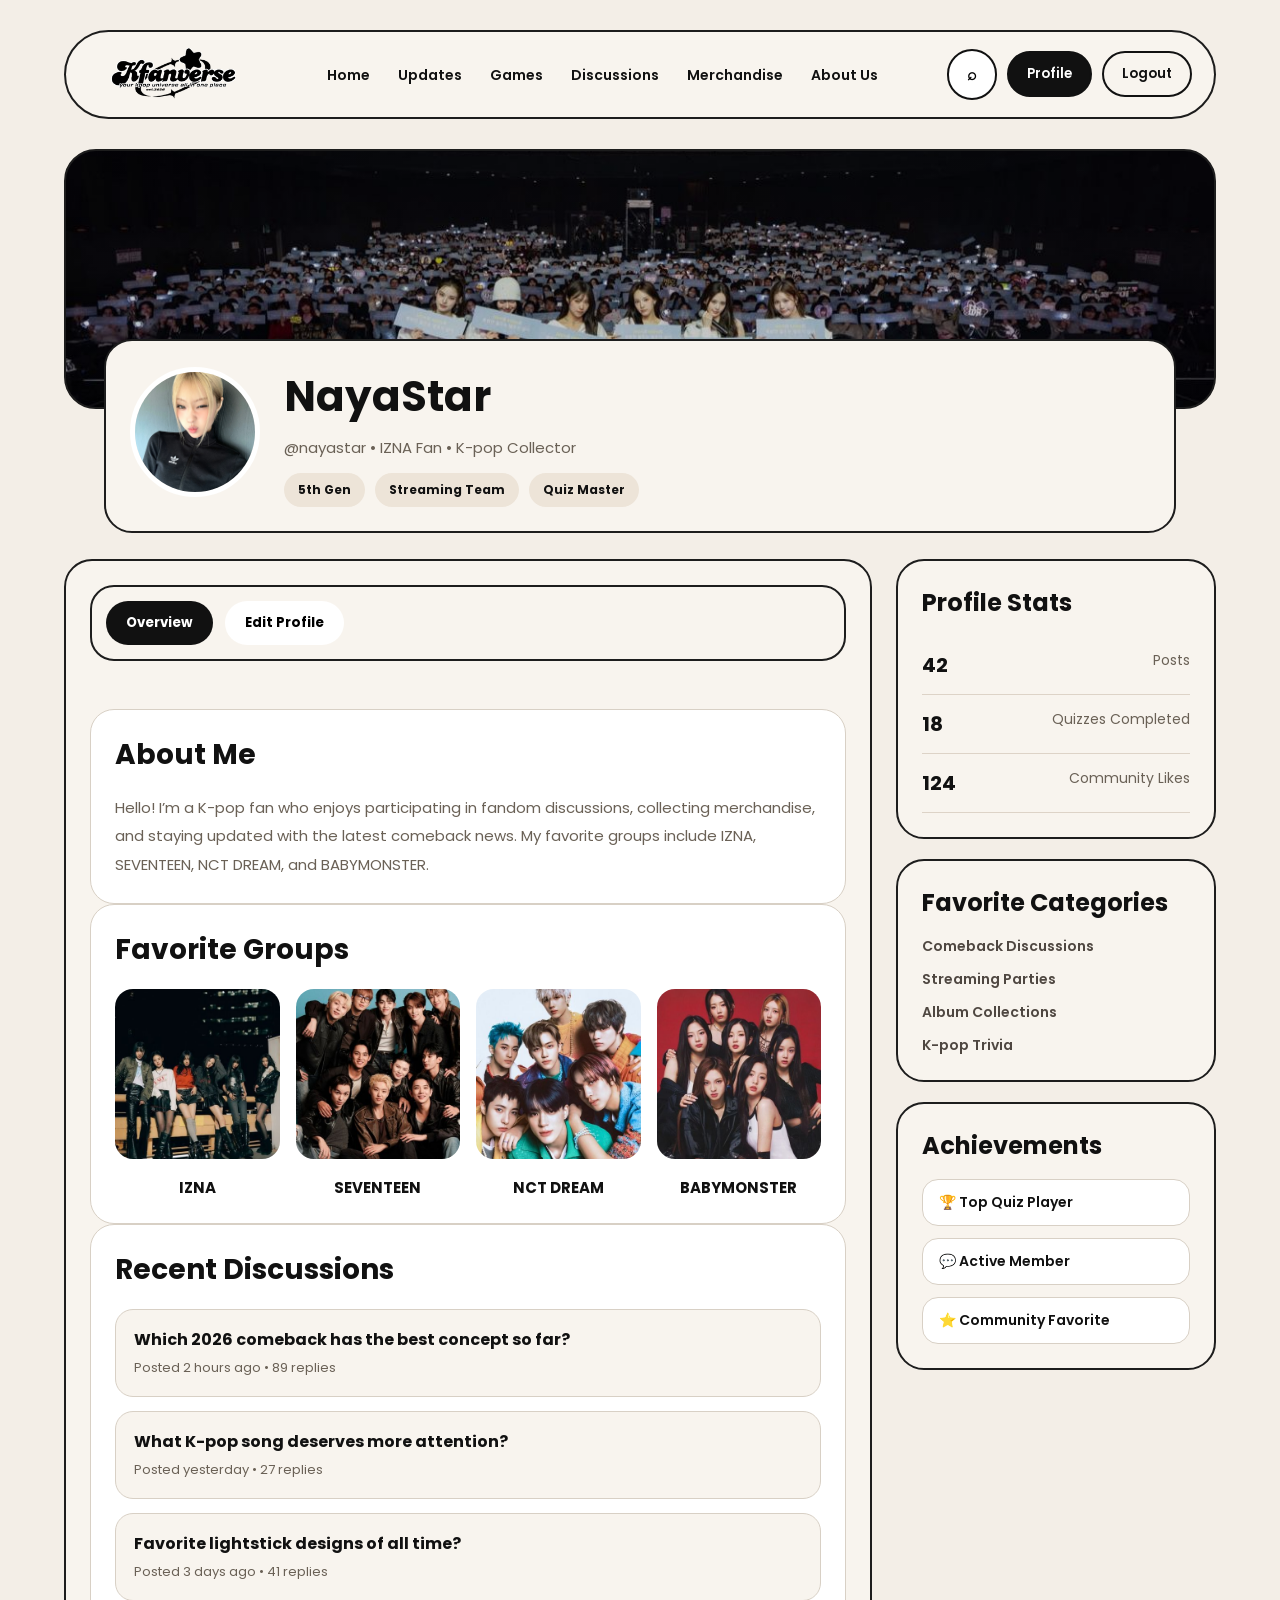
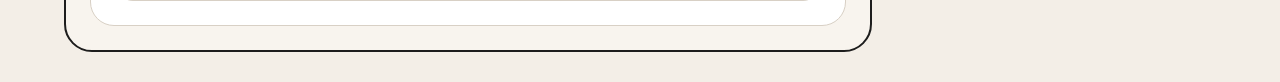
<file: profile.html>
<!DOCTYPE html>

<html>

<head>

<meta name="viewport" content="width=device-width, initial-scale=1.0">

<title>KFanverse Profile</title>

<link rel="icon" type="image/png" href="images/favicon.jpg">

<link href="https://fonts.googleapis.com/css2?family=Poppins:wght@400;500;600;700;800&display=swap" rel="stylesheet">

<link rel="stylesheet" href="style.css">

</head>

<body class="main-home-page">

<div class="home-wrapper">

<div class="home-navbar">

<div class="brand-left">

<img src="images/logo.png" class="home-logo" alt="KFanverse Logo">

</div>

<ul class="home-nav-links">

<li><a href="main.html">Home</a></li>

<li><a href="updates.html">Updates</a></li>

<li><a href="quizzes.html">Games</a></li>

<li><a href="community.html">Discussions</a></li>

<li><a href="merch.html">Merchandise</a></li>

<li><a href="about.html">About Us</a></li>


</ul>

<div class="home-nav-actions">

<button class="search-btn">⌕</button>
<button class="filled-btn" onclick="showProfileTab('edit')">Profile</button>
<button class="outline-btn" onclick="window.location.href='index.html'">Logout</button>

</div>

</div>

<section class="profile-hero">

<div class="profile-banner"></div>

<div class="profile-card">

<div class="profile-avatar">

<img src="images/pf1.jfif" alt="Profile">

</div>

<div class="profile-info">

<h1 id="profileName">NayaStar</h1>

<p id="profileBioLine">@nayastar • IZNA Fan • K-pop Collector</p>

<div class="profile-tags">

<span>5th Gen</span>

<span>Streaming Team</span>

<span>Quiz Master</span>

</div>

</div>

</div>

</section>

<section class="profile-layout">

<div class="profile-main">

<div class="profile-tabs-box">

<button class="profile-tab active-profile-tab" onclick="showProfileTab('overview')">Overview</button>

<button class="profile-tab" onclick="showProfileTab('edit')">Edit Profile</button>

</div>

<div id="overviewSection">

<div class="profile-section">

<div class="panel-head">

<h2>About Me</h2>

</div>

<p class="profile-description" id="profileAbout">

Hello! I’m a K-pop fan who enjoys participating in fandom discussions, collecting merchandise, and staying updated with the latest comeback news. My favorite groups include IZNA, SEVENTEEN, NCT DREAM, and BABYMONSTER.

</p>

</div>

<div class="profile-section">

<div class="panel-head">

<h2>Favorite Groups</h2>

</div>

<div class="favorite-groups-grid">

<div class="favorite-group-card">

<img src="images/group5.jpg" alt="IZNA">

<h3>IZNA</h3>

</div>

<div class="favorite-group-card">

<img src="images/group3.jpg" alt="Seventeen">

<h3>SEVENTEEN</h3>

</div>

<div class="favorite-group-card">

<img src="images/group4.jpg" alt="NCT Dream">

<h3>NCT DREAM</h3>

</div>

<div class="favorite-group-card">

<img src="images/group6.jpg" alt="Babymonster">

<h3>BABYMONSTER</h3>

</div>

</div>

</div>

<div class="profile-section">

<div class="panel-head">

<h2>Recent Discussions</h2>

</div>

<div class="profile-discussion-list">

<div class="profile-discussion-item">

<h3>Which 2026 comeback has the best concept so far?</h3>

<p>Posted 2 hours ago • 89 replies</p>

</div>

<div class="profile-discussion-item">

<h3>What K-pop song deserves more attention?</h3>

<p>Posted yesterday • 27 replies</p>

</div>

<div class="profile-discussion-item">

<h3>Favorite lightstick designs of all time?</h3>

<p>Posted 3 days ago • 41 replies</p>

</div>

</div>

</div>

</div>

<div id="editProfileSection" style="display:none;">

<div class="profile-section">

<div class="panel-head">

<h2>Edit Profile</h2>

</div>

<div class="edit-profile-box">

<label>Display Name</label>

<input type="text" id="editName" value="NayaStar">

<label>Username / Bio Line</label>

<input type="text" id="editBioLine" value="@nayastar • IZNA Fan • K-pop Collector">

<label>About Me</label>

<textarea id="editAbout">Hello! I’m a K-pop fan who enjoys participating in fandom discussions, collecting merchandise, and staying updated with the latest comeback news. My favorite groups include IZNA, SEVENTEEN, NCT DREAM, and BABYMONSTER.</textarea>

<button class="filled-btn" onclick="saveProfileChanges()">Save Changes</button>

<p id="profileSaveMessage"></p>

</div>

</div>

</div>

</div>

<aside class="profile-sidebar">

<div class="side-box">

<h3>Profile Stats</h3>

<div class="profile-stat">

<strong>42</strong>

<span>Posts</span>

</div>

<div class="profile-stat">

<strong>18</strong>

<span>Quizzes Completed</span>

</div>

<div class="profile-stat">

<strong>124</strong>

<span>Community Likes</span>

</div>

</div>

<div class="side-box">

<h3>Favorite Categories</h3>

<ul>

<li>Comeback Discussions</li>

<li>Streaming Parties</li>

<li>Album Collections</li>

<li>K-pop Trivia</li>

</ul>

</div>

<div class="side-box">

<h3>Achievements</h3>

<div class="achievement-badge">🏆 Top Quiz Player</div>

<div class="achievement-badge">💬 Active Member</div>

<div class="achievement-badge">⭐ Community Favorite</div>

</div>

</aside>

</section>

</div>

<script src="script.js"></script>

</body>

</html>
</file>
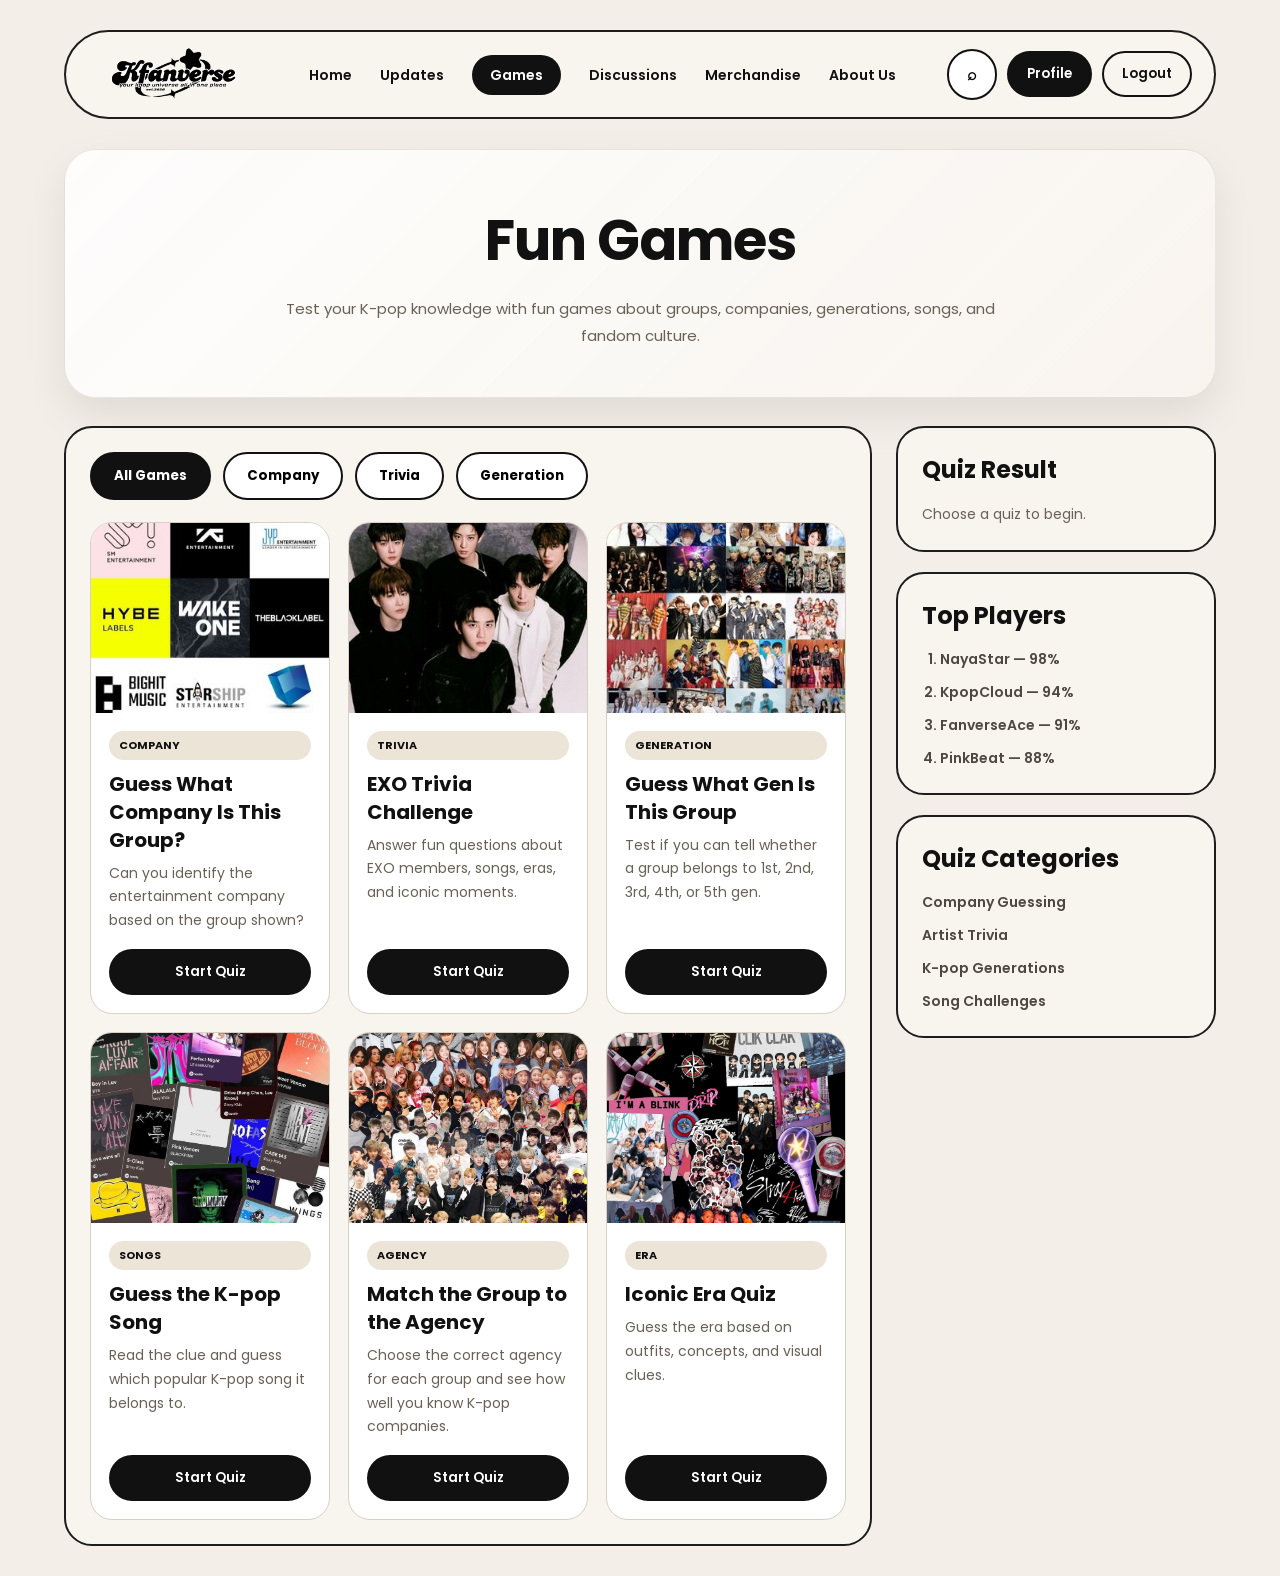
<file: quizzes.html>
<!DOCTYPE html>

<html>

<head>

			<meta name="viewport" content="width=device-width, initial-scale=1.0">

			<title>KFanverse Fun Games</title>
			
			<link rel="icon" type="image/png" href="images/favicon.jpg">

			<link href="https://fonts.googleapis.com/css2?family=Poppins:wght@400;500;600;700;800&display=swap" rel="stylesheet">

			<link rel="stylesheet" href="style.css">

			</head>

			<body class="main-home-page">
			<div class="home-wrapper">
			<div class="home-navbar">
			<div class="brand-left">
			<img src="images/logo.png" class="home-logo" alt="KFanverse Logo">

			</div>

				<ul class="home-nav-links">

					<li><a href="main.html">Home</a></li>
					<li><a href="updates.html">Updates</a></li>
					<li><a href="quizzes.html" class="active-nav">Games</a></li>
					<li><a href="community.html">Discussions</a></li>
					<li><a href="merch.html">Merchandise</a></li>
					<li><a href="about.html">About Us</a></li>

			</ul>

				<div class="home-nav-actions">

					<button class="search-btn">⌕</button>
					<button class="filled-btn" onclick="window.location.href='profile.html'">Profile</button>
					<button class="outline-btn" onclick="window.location.href='index.html'">Logout</button>

			</div>

			</div>

				<section class="inner-page-title">

					<h1>Fun Games</h1>

					<p>Test your K-pop knowledge with fun games about groups, companies, generations, songs, and fandom culture.</p>

			</section>

				<section class="quiz-page-layout">

					<div class="quiz-main-panel">
					<div class="updates-tabs">
					<button class="active-tab" onclick="showQuizCategory('all')">All Games</button>
					<button onclick="showQuizCategory('company')">Company</button>
					<button onclick="showQuizCategory('trivia')">Trivia</button>
					<button onclick="showQuizCategory('generation')">Generation</button>

			</div>

				<div class="quiz-card-grid">

					<div class="full-quiz-card" data-category="company">
					<img src="images/quiz1.jpg" alt="Company Quiz">
					<div class="full-quiz-info">
					<span class="badge">COMPANY</span>
					<h3>Guess What Company Is This Group?</h3>
					<p>Can you identify the entertainment company based on the group shown?</p>
					<button class="filled-btn" onclick="startQuiz('company')">Start Quiz</button>

			</div>

			</div>

				<div class="full-quiz-card" data-category="trivia">

					<img src="images/quiz2.jpg" alt="EXO Trivia">
					<div class="full-quiz-info">
					<span class="badge">TRIVIA</span>
					<h3>EXO Trivia Challenge</h3>
					<p>Answer fun questions about EXO members, songs, eras, and iconic moments.</p>
					<button class="filled-btn" onclick="startQuiz('exo')">Start Quiz</button>

			</div>

			</div>

				<div class="full-quiz-card" data-category="generation">

					<img src="images/quiz3.jpg" alt="Generation Quiz">
					<div class="full-quiz-info">
					<span class="badge">GENERATION</span>
					<h3>Guess What Gen Is This Group</h3>
					<p>Test if you can tell whether a group belongs to 1st, 2nd, 3rd, 4th, or 5th gen.</p>
					<button class="filled-btn" onclick="startQuiz('generation')">Start Quiz</button>

			</div>

			</div>

				<div class="full-quiz-card" data-category="trivia">

					<img src="images/qz1.jpg" alt="Song Quiz">
					<div class="full-quiz-info">
					<span class="badge">SONGS</span>
					<h3>Guess the K-pop Song</h3>
					<p>Read the clue and guess which popular K-pop song it belongs to.</p>
					<button class="filled-btn" onclick="startQuiz('song')">Start Quiz</button>

			</div>

			</div>

			<div class="full-quiz-card" data-category="company">

			<img src="images/qz2.jpg" alt="Agency Quiz">

			<div class="full-quiz-info">

			<span class="badge">AGENCY</span>

			<h3>Match the Group to the Agency</h3>

			<p>Choose the correct agency for each group and see how well you know K-pop companies.</p>

			<button class="filled-btn" onclick="startQuiz('agency')">Start Quiz</button>

			</div>

			</div>

			<div class="full-quiz-card" data-category="generation">

			<img src="images/qz3.jpg" alt="Era Quiz">

			<div class="full-quiz-info">

			<span class="badge">ERA</span>

			<h3>Iconic Era Quiz</h3>

			<p>Guess the era based on outfits, concepts, and visual clues.</p>

			<button class="filled-btn" onclick="startQuiz('era')">Start Quiz</button>

			</div>

			</div>

			</div>

			</div>

			<aside class="quiz-sidebar">

			<div class="side-box">

			<h3>Quiz Result</h3>

			<p id="quizMessage">Choose a quiz to begin.</p>

			</div>

			<div class="side-box">

			<h3>Top Players</h3>

			<ol>

			<li>NayaStar — 98%</li>

			<li>KpopCloud — 94%</li>

			<li>FanverseAce — 91%</li>

			<li>PinkBeat — 88%</li>

			</ol>

			</div>

			<div class="side-box">

			<h3>Quiz Categories</h3>

			<ul>

			<li>Company Guessing</li>

			<li>Artist Trivia</li>

			<li>K-pop Generations</li>

			<li>Song Challenges</li>

			</ul>

			</div>

			</aside>

			</section>

			</div>

			<div id="quizModal" class="quiz-modal">

			<div class="quiz-modal-card">

			<button class="close-quiz" onclick="closeQuiz()">×</button>

			<h2 id="quizTitle">Quiz Title</h2>

			<p id="quizProgress">Question 1 of 5</p>

			<div class="quiz-question-box">

			<h3 id="quizQuestion">Question appears here</h3>

			<div id="quizChoices" class="quiz-choices"></div>

			</div>

			<div class="quiz-controls">

			<button class="outline-btn" onclick="closeQuiz()">Cancel</button>

			<button class="filled-btn" onclick="nextQuestion()">Next</button>

			</div>

			<p id="quizScoreText"></p>

			</div>

			</div>

			<script src="script.js"></script>

			</body>

			</html>
</file>
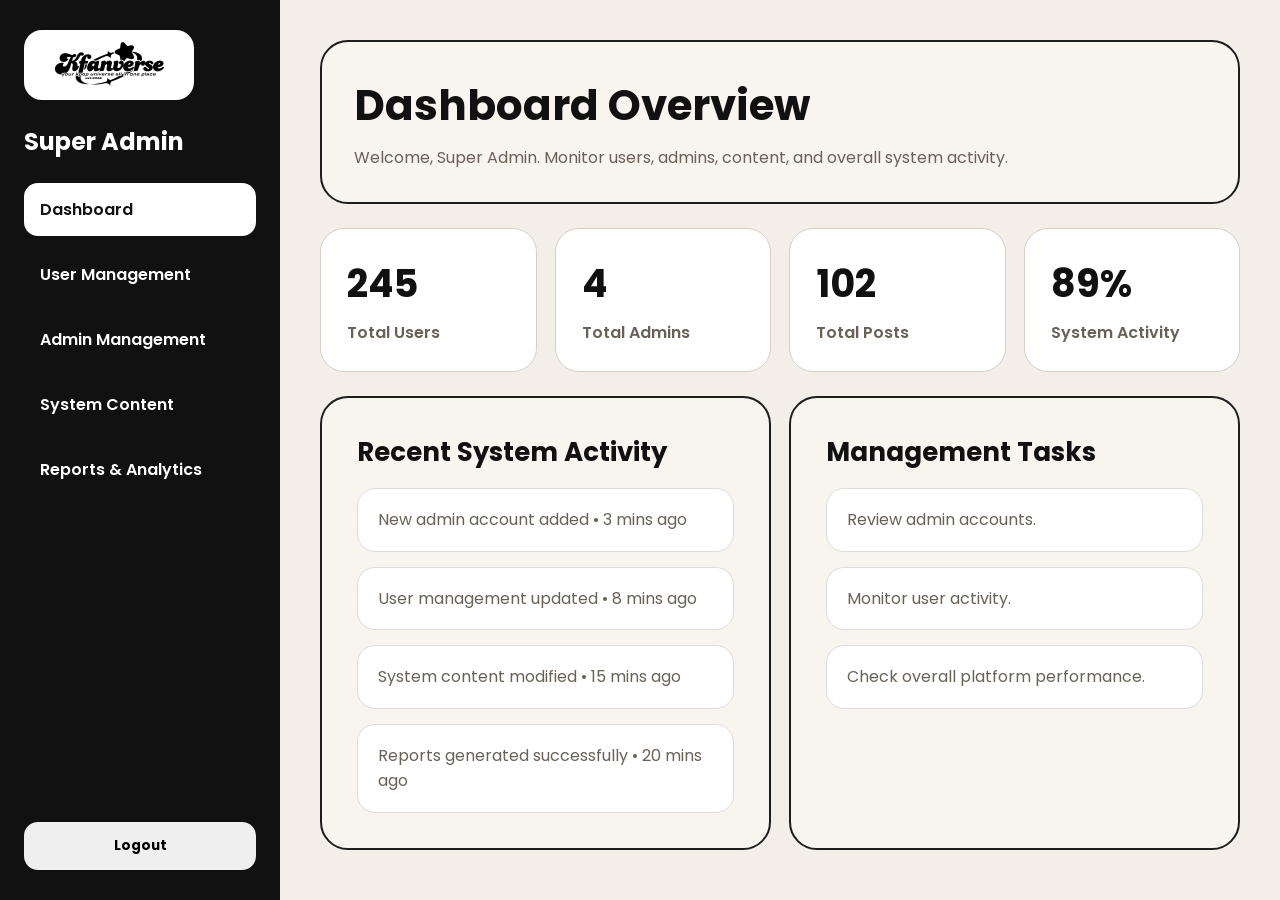
<file: superadmin.html>
<!DOCTYPE html>

<html>

<head>

<meta name="viewport" content="width=device-width, initial-scale=1.0">

<title>KFanverse Super Admin Dashboard</title>

<link rel="icon" type="image/png" href="images/favicon.jpg">

<link href="https://fonts.googleapis.com/css2?family=Poppins:wght@400;500;600;700;800&display=swap" rel="stylesheet">

<link rel="stylesheet" href="style.css">

</head>

<body class="main-home-page">

<div class="admin-wrapper">

<aside class="admin-sidebar">

<img src="images/logo.png" class="admin-logo">

<h3>Super Admin</h3>

<ul>

<li class="active-admin"

onclick="showAdminSection('dashboard', this)">

Dashboard

</li>

<li onclick="showAdminSection('users', this)">

User Management

</li>

<li onclick="showAdminSection('admins', this)">

Admin Management

</li>

<li onclick="showAdminSection('content', this)">

System Content

</li>

<li onclick="showAdminSection('reports', this)">

Reports & Analytics

</li>

</ul>

<button onclick="window.location.href='index.html'">

Logout

</button>

</aside>

<main class="admin-main">

<section class="admin-header">

<h1>Dashboard Overview</h1>

<p>

Welcome, Super Admin. Monitor users, admins, content, and overall system activity.

</p>

</section>

<!-- DASHBOARD -->

<section id="dashboard" class="admin-section active-admin-section">

<div class="dashboard-cards">

<div class="dashboard-card">

<h3>245</h3>

<p>Total Users</p>

</div>

<div class="dashboard-card">

<h3>4</h3>

<p>Total Admins</p>

</div>

<div class="dashboard-card">

<h3>102</h3>

<p>Total Posts</p>

</div>

<div class="dashboard-card">

<h3>89%</h3>

<p>System Activity</p>

</div>

</div>

<div class="admin-content-grid">

<div class="admin-box">

<h2>Recent System Activity</h2>

<div id="recentActivity" class="admin-list">

<p>New admin account added • 3 mins ago</p>

<p>User management updated • 8 mins ago</p>

<p>System content modified • 15 mins ago</p>

<p>Reports generated successfully • 20 mins ago</p>

</div>

</div>

<div class="admin-box">

<h2>Management Tasks</h2>

<div class="admin-list">

<p>Review admin accounts.</p>

<p>Monitor user activity.</p>

<p>Check overall platform performance.</p>

</div>

</div>

</div>

</section>

<!-- USER MANAGEMENT -->

<section id="users" class="admin-section">

<div class="admin-box">

<div class="admin-section-header">

<h2>User Management</h2>

<button class="filled-btn" onclick="addUser()">

+ Add User

</button>

</div>

<div id="userList" class="admin-list">

<p>

quinn • quinn@gmail.com • User • Active

<span>

<button class="admin-mini-btn"

onclick="editAdminItem(this)">Edit</button>

<button class="admin-mini-btn"

onclick="deleteAdminItem(this)">Delete</button>

</span>

</p>

<p>

naya_star • naya@gmail.com • User • Active

<span>

<button class="admin-mini-btn"

onclick="editAdminItem(this)">Edit</button>

<button class="admin-mini-btn"

onclick="deleteAdminItem(this)">Delete</button>

</span>

</p>

<p>

fanverse_user • fanverse@gmail.com • User • Inactive

<span>

<button class="admin-mini-btn"

onclick="editAdminItem(this)">Edit</button>

<button class="admin-mini-btn"

onclick="deleteAdminItem(this)">Delete</button>

</span>

</p>

</div>

</div>

</section>

<!-- ADMIN MANAGEMENT -->

<section id="admins" class="admin-section">

<div class="admin-box">

<div class="admin-section-header">

<h2>Admin Management</h2>

<button class="filled-btn" onclick="addAdmin()">

+ Add Admin

</button>

</div>

<div id="adminList" class="admin-list">

<p>

admin01 • admin@gmail.com • Admin

<span>

<button class="admin-mini-btn"

onclick="editAdminItem(this)">Edit</button>

<button class="admin-mini-btn"

onclick="deleteAdminItem(this)">Delete</button>

</span>

</p>

<p>

content_admin • content@gmail.com • Admin

<span>

<button class="admin-mini-btn"

onclick="editAdminItem(this)">Edit</button>

<button class="admin-mini-btn"

onclick="deleteAdminItem(this)">Delete</button>

</span>

</p>

</div>

</div>

</section>

<!-- SYSTEM CONTENT -->

<section id="content" class="admin-section">

<div class="admin-box">

<div class="admin-section-header">

<h2>System Content</h2>

<button class="filled-btn"

onclick="addAdminRow('contentList','New System Content')">

+ Add Content

</button>

</div>

<div id="contentList" class="admin-list">

<p>

Homepage Featured Content

<span>

<button class="admin-mini-btn"

onclick="editAdminItem(this)">Edit</button>

<button class="admin-mini-btn"

onclick="deleteAdminItem(this)">Delete</button>

</span>

</p>

<p>

Updates Page Content

<span>

<button class="admin-mini-btn"

onclick="editAdminItem(this)">Edit</button>

<button class="admin-mini-btn"

onclick="deleteAdminItem(this)">Delete</button>

</span>

</p>

<p>

Merchandise Display Content

<span>

<button class="admin-mini-btn"

onclick="editAdminItem(this)">Edit</button>

<button class="admin-mini-btn"

onclick="deleteAdminItem(this)">Delete</button>

</span>

</p>

</div>

</div>

</section>

<!-- REPORTS -->

<section id="reports" class="admin-section">

<div class="admin-content-grid">

<div class="admin-box">

<h2>Reports</h2>

<div class="admin-list">

<p>Total users increased this week.</p>

<p>Discussions page has the highest activity.</p>

<p>Quiz participation remains stable.</p>

<p>Merchandise page received more views today.</p>

</div>

</div>

<div class="admin-box">

<h2>Analytics Summary</h2>

<div class="admin-list">

<p>Most visited page: Homepage</p>

<p>Most used feature: Discussions</p>

<p>Most clicked group: IZNA</p>

<p>Top quiz: EXO Trivia Challenge</p>

</div>

<!-- LINE GRAPH -->

<div class="line-chart-box">

<svg viewBox="0 0 600 220" class="line-chart">

<polyline points="40,180 120,150 200,165 280,120 360,140 440,90 520,50"></polyline>

<circle cx="40" cy="180" r="5"></circle>

<circle cx="120" cy="150" r="5"></circle>

<circle cx="200" cy="165" r="5"></circle>

<circle cx="280" cy="120" r="5"></circle>

<circle cx="360" cy="140" r="5"></circle>

<circle cx="440" cy="90" r="5"></circle>

<circle cx="520" cy="50" r="5"></circle>

</svg>

<div class="chart-labels">

<span>Mon</span>

<span>Tue</span>

<span>Wed</span>

<span>Thu</span>

<span>Fri</span>

<span>Sat</span>

<span>Sun</span>

</div>

</div>

</div>

</div>

</section>

</main>

</div>

<script src="script.js"></script>

</body>

</html>
</file>
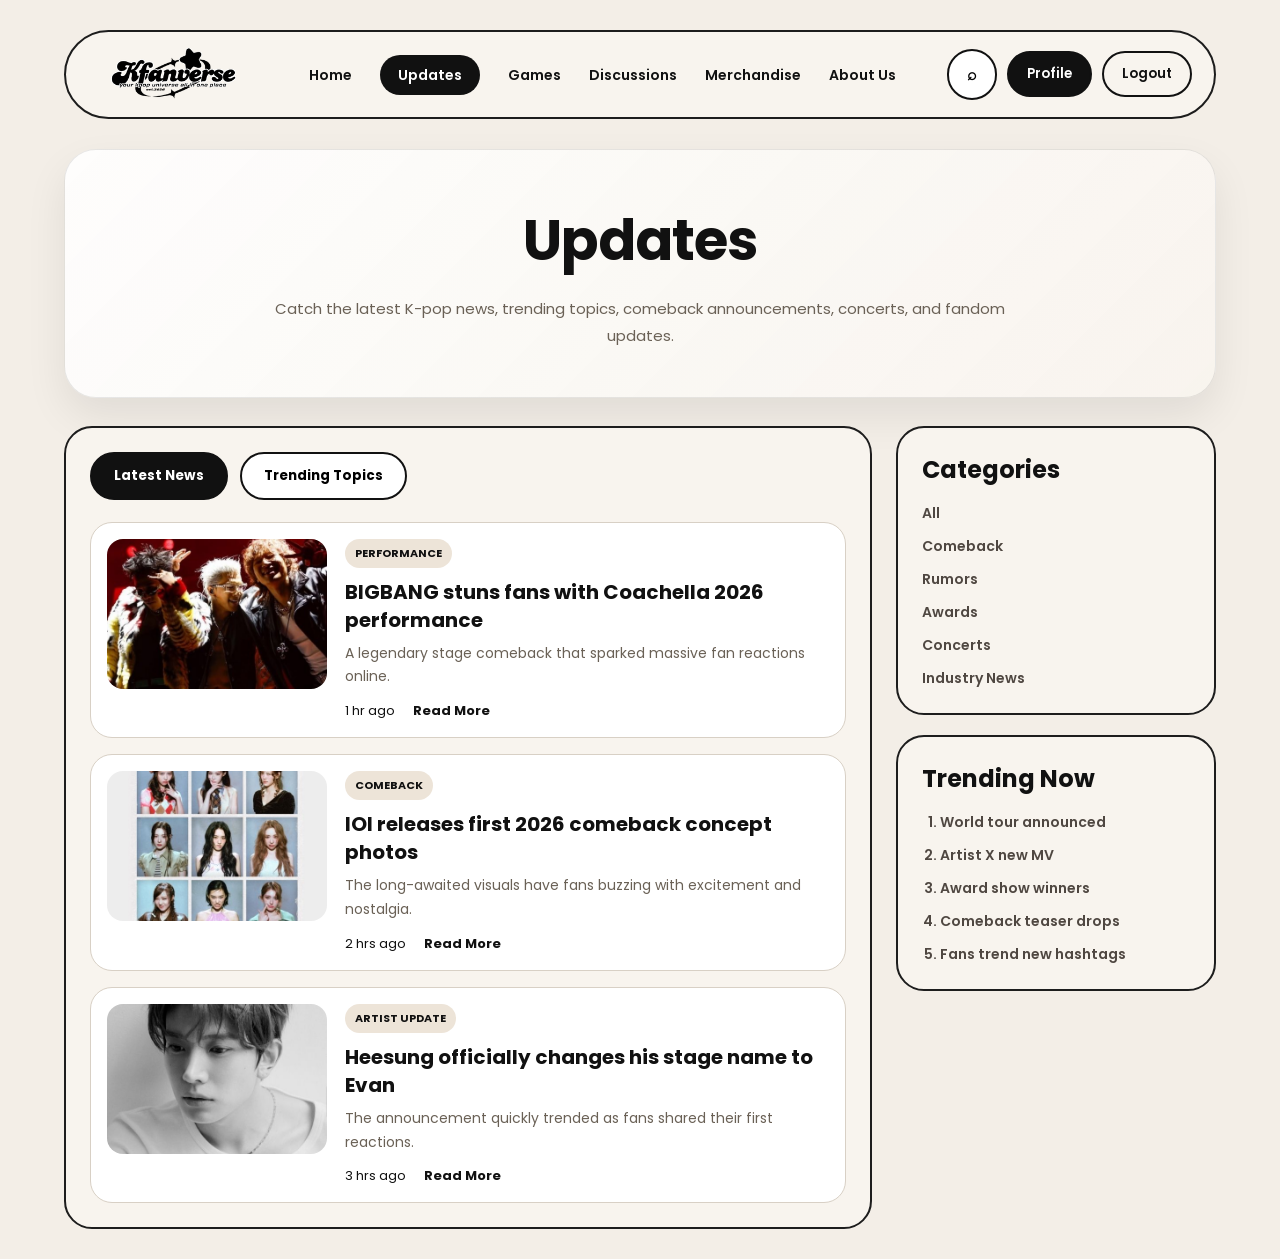
<file: updates.html>
<!DOCTYPE html>

<html>

<head>

<title>KFanverse Updates</title>

<link rel="icon" type="image/png" href="images/favicon.jpg">

<link href="https://fonts.googleapis.com/css2?family=Poppins:wght@400;500;600;700;800&display=swap" rel="stylesheet">

<link rel="stylesheet" href="style.css">

</head>

<body class="main-home-page">

<div class="home-wrapper">

    <!-- NAVBAR -->

    <div class="home-navbar">

        <div class="brand-left">

            <img src="images/logo.png" class="home-logo" alt="KFanverse Logo">

        </div>

        <ul class="home-nav-links">

			<li><a href="main.html">Home</a></li>
			<li><a href="updates.html" class="active-nav">Updates</a></li>
			<li><a href="quizzes.html">Games</a></li>
			<li><a href="community.html">Discussions</a></li>
			<li><a href="merch.html">Merchandise</a></li>
			<li><a href="about.html">About Us</a></li>

			</ul>

        <div class="home-nav-actions">

            <button class="search-btn">⌕</button>
            <button class="filled-btn" onclick="window.location.href='profile.html'">Profile</button>
            <button class="outline-btn" onclick="window.location.href='index.html'">Logout</button>

        </div>

    </div>

    <!-- PAGE TITLE -->

    <section class="inner-page-title">

        <h1>Updates</h1>

        <p>

            Catch the latest K-pop news, trending topics, comeback announcements,

            concerts, and fandom updates.

        </p>

    </section>

    <!-- MAIN LAYOUT -->

    <section class="updates-layout">

        <!-- LEFT SIDE -->

        <div class="updates-main">

            <!-- TABS -->

            <div class="updates-tabs">

                <button class="active-tab" onclick="showUpdatesTab('latest')">

                    Latest News

                </button>

                <button onclick="showUpdatesTab('trending')">

                    Trending Topics

                </button>

            </div>

            <!-- LATEST NEWS -->

            <div id="latestNews" class="news-list">

                <!-- NEWS 1 -->

                <div class="news-row-card">

                    <img src="images/update1.jpg" alt="BIGBANG Update">

                    <div class="news-row-info">

                        <span class="badge">PERFORMANCE</span>

                        <h3>

                            BIGBANG stuns fans with Coachella 2026 performance

                        </h3>

                        <p>

                            A legendary stage comeback that sparked massive fan reactions online.

                        </p>

                        <p class="more-text">

                            BIGBANG’s Coachella 2026 performance became one of the most talked-about moments among K-pop fans. Their powerful live vocals, nostalgic setlist, and stage charisma quickly trended across social media platforms worldwide.

                        </p>

                        <div class="news-meta">

                            <span>1 hr ago</span>

                            <a href="#" onclick="toggleReadMore(this)">

                                Read More

                            </a>

                        </div>

                    </div>

                </div>

                <!-- NEWS 2 -->

                <div class="news-row-card">

                    <img src="images/update2.jpg" alt="IOI Update">

                    <div class="news-row-info">

                        <span class="badge">COMEBACK</span>

                        <h3>

                            IOI releases first 2026 comeback concept photos

                        </h3>

                        <p>

                            The long-awaited visuals have fans buzzing with excitement and nostalgia.

                        </p>

                        <p class="more-text">

                            Fans expressed excitement after IOI revealed elegant and nostalgic teaser photos for their 2026 comeback. Many longtime fans celebrated the return of the group online.

                        </p>

                        <div class="news-meta">

                            <span>2 hrs ago</span>

                            <a href="#" onclick="toggleReadMore(this)">

                                Read More

                            </a>

                        </div>

                    </div>

                </div>

                <!-- NEWS 3 -->

                <div class="news-row-card">

                    <img src="images/update3.jpg" alt="Evan Update">

                    <div class="news-row-info">

                        <span class="badge">ARTIST UPDATE</span>

                        <h3>

                            Heesung officially changes his stage name to Evan

                        </h3>

                        <p>

                            The announcement quickly trended as fans shared their first reactions.

                        </p>

                        <p class="more-text">

                            The artist’s agency officially confirmed the stage name change through social media. Fans immediately shared reactions and theories regarding the new image and concept direction.

                        </p>

                        <div class="news-meta">

                            <span>3 hrs ago</span>

                            <a href="#" onclick="toggleReadMore(this)">

                                Read More

                            </a>

                        </div>

                    </div>

                </div>

            </div>

            <!-- TRENDING TOPICS -->

            <div id="trendingTopics" class="news-list" style="display:none;">

                <!-- TRENDING 1 -->

                <div class="news-row-card">

                    <img src="images/up1.jpg" alt="Trending Topic">

                    <div class="news-row-info">

                        <span class="badge">TRENDING</span>

                        <h3>

                            Fans rank the most iconic comeback concepts of 2026

                        </h3>

                        <p>

                            K-pop communities are actively discussing the strongest comeback concepts this year.

                        </p>

                        <p class="more-text">

                            Thousands of fans participated in online discussions and rankings to choose the most creative and visually stunning comeback concepts released this year.

                        </p>

                        <div class="news-meta">

                            <span>Trending Now</span>

                            <a href="#" onclick="toggleReadMore(this)">

                                Read More

                            </a>

                        </div>

                    </div>

                </div>

                <!-- TRENDING 2 -->

                <div class="news-row-card">

                    <img src="images/up2.jpg" alt="Trending Topic">

                    <div class="news-row-info">

                        <span class="badge">HOT TOPIC</span>

                        <h3>

                            Lightstick culture becomes a major discussion online

                        </h3>

                        <p>

                            Fans are sharing their favorite concert experiences and lightstick collections.

                        </p>

                        <p class="more-text">

                            Many fans posted photos of their concert collections and discussed the evolution of official lightstick designs throughout different K-pop generations.

                        </p>

                        <div class="news-meta">

                            <span>Trending Today</span>

                            <a href="#" onclick="toggleReadMore(this)">

                                Read More

                            </a>

                        </div>

                    </div>

                </div>

                <!-- TRENDING 3 -->

                <div class="news-row-card">

                    <img src="images/up3.jpg" alt="Trending Topic">

                    <div class="news-row-info">

                        <span class="badge">FANDOM</span>

                        <h3>

                            Streaming parties gain popularity among fandoms

                        </h3>

                        <p>

                            Organized streaming events continue helping fans support artists together.

                        </p>

                        <p class="more-text">

                            Fanbases are organizing larger streaming parties and voting projects to maximize comeback support and increase fandom participation online.

                        </p>

                        <div class="news-meta">

                            <span>Trending This Week</span>

                            <a href="#" onclick="toggleReadMore(this)">

                                Read More

                            </a>

                        </div>

                    </div>

                </div>

            </div>

        </div>

        <!-- RIGHT SIDEBAR -->

        <aside class="updates-sidebar">

            <!-- CATEGORIES -->

            <div class="side-box">

                <h3>Categories</h3>

                <ul>

                    <li>All</li>

                    <li>Comeback</li>

                    <li>Rumors</li>

                    <li>Awards</li>

                    <li>Concerts</li>

                    <li>Industry News</li>

                </ul>

            </div>

            <!-- TRENDING NOW -->

            <div class="side-box">

                <h3>Trending Now</h3>

                <ol>

                    <li>World tour announced</li>

                    <li>Artist X new MV</li>

                    <li>Award show winners</li>

                    <li>Comeback teaser drops</li>

                    <li>Fans trend new hashtags</li>

                </ol>

            </div>

        </aside>

    </section>

</div>

<script src="script.js"></script>

</body>

</html>
</file>
<file: style.css>
html{

scroll-behavior:smooth;

}

*{

margin:0;

padding:0;

box-sizing:border-box;

}

body{

font-family:'Poppins', sans-serif;

color:#111111;

background:#f3eee7;

}

.login-page{

min-height:100vh;

display:flex;

justify-content:center;

align-items:center;

background:linear-gradient(135deg,#f3eee7,#e9dfd2);

padding:30px;

}

.login-wrapper{

width:100%;

max-width:1250px;

min-height:680px;

display:grid;

grid-template-columns:1.05fr 0.95fr;

background:rgba(255,255,255,0.78);

border:1.5px solid rgba(29,29,29,0.15);

border-radius:32px;

overflow:hidden;

box-shadow:0 28px 70px rgba(0,0,0,0.18);

backdrop-filter:blur(18px);

}

.login-form-side{

display:flex;

justify-content:center;

align-items:center;

padding:50px;

background:#ffffff;

}

.login-form-box{

width:100%;

max-width:500px;

}

.login-logo{

width:170px;

margin-bottom:28px;

display:block;

}

.login-form-box h2{

font-size:36px;

color:#111111;

margin-bottom:8px;

}

.form-desc{

color:#666666;

font-size:14px;

line-height:1.7;

margin-bottom:24px;

}

.login-form-box label{

display:block;

font-size:14px;

font-weight:500;

color:#111111;

margin-bottom:8px;

margin-top:12px;

}

.login-form-box input[type="email"],

.login-form-box input[type="password"]{

width:100%;

padding:14px 16px;

border:1px solid #d9d3cb;

border-radius:12px;

font-size:14px;

outline:none;

background:#faf8f5;

}

.login-form-box input:focus{

border-color:#111111;

background:#ffffff;

}

.login-options{

display:flex;

justify-content:space-between;

align-items:center;

margin-top:14px;

margin-bottom:18px;

font-size:12px;

gap:12px;

}

.remember-me{

display:flex;

align-items:center;

gap:6px;

color:#555555;

margin:0;

font-size:12px;

}

.remember-me input{

width:auto;

margin:0;

}

.login-options a{

text-decoration:none;

color:#111111;

font-weight:500;

}

.login-btn,

.register-btn{

width:100%;

padding:14px;

border:none;

border-radius:12px;

font-size:15px;

font-weight:600;

cursor:pointer;

transition:0.3s;

display:block;

}

.login-btn{

background:#111111;

color:#ffffff;

margin-bottom:12px;

}

.login-btn:hover{

background:#2a2a2a;

}

.register-btn{

background:#ede7df;

color:#111111;

}

.register-btn:hover{

background:#dfd6ca;

}

.register-text{

text-align:center;

margin-top:18px;

font-size:13px;

color:#666666;

line-height:1.6;

}

.register-text span{

color:#111111;

font-weight:600;

cursor:pointer;

}

.login-image-side{

position:relative;

overflow:hidden;

}

.login-image-side img{

width:100%;

height:100%;

object-fit:cover;

display:block;

}

.login-image-overlay{

position:absolute;

inset:0;

background:linear-gradient(rgba(0,0,0,0.20),rgba(0,0,0,0.35));

display:flex;

justify-content:center;

align-items:center;

padding:30px;

}

.overlay-card{

width:75%;

padding:38px 28px;

border-radius:28px;

background:rgba(255,255,255,0.18);

backdrop-filter:blur(12px);

text-align:center;

color:#ffffff;

box-shadow:0 15px 35px rgba(0,0,0,0.15);

}

.overlay-card h1{

font-size:42px;

margin-bottom:12px;

font-weight:700;

}

.overlay-card p{

font-size:16px;

line-height:1.7;

}

.demo-login-strip{

margin-top:24px;

padding:18px;

border-radius:20px;

background:#f8f4ee;

border:1.5px solid #d8d0c5;

}

.demo-login-strip h3{

font-size:18px;

margin-bottom:12px;

}

.demo-login-grid{

display:grid;

grid-template-columns:1fr;

gap:10px;

}

.demo-login-grid div{

padding:12px;

border-radius:14px;

background:#ffffff;

border:1px solid #e0d7cc;

}

.demo-login-grid strong{

display:block;

font-size:13px;

margin-bottom:4px;

color:#111111;

}

.demo-login-grid span{

font-size:12px;

color:#6a6156;

}

.main-home-page{

background:#f3eee7;

font-family:'Poppins', sans-serif;

color:#111111;

}

.home-wrapper{

width:100%;

max-width:none;

margin:0;

padding:30px clamp(20px,5vw,80px);

}

.home-navbar{

width:100%;

display:flex;

justify-content:space-between;

align-items:center;

background:#f8f4ee;

border:2px solid #1d1d1d;

border-radius:999px;

padding:14px 22px;

margin-bottom:30px;

}

.brand-left{

display:flex;

align-items:center;

}

.home-logo{

width:170px;

height:auto;

display:block;

}

.home-nav-links{

list-style:none;

display:flex;

gap:28px;

align-items:center;

}

.home-nav-links a{

text-decoration:none;

color:#111111;

font-size:14px;

font-weight:600;

}

.home-nav-links a:hover{

color:#7c6a53;

}

.home-nav-actions{

display:flex;

align-items:center;

gap:10px;

}

.search-btn,

.outline-btn,

.filled-btn,

.mini-btn{

padding:11px 18px;

border-radius:999px;

font-family:'Poppins', sans-serif;

font-weight:600;

cursor:pointer;

transition:0.3s;

}

.search-btn{

border:2px solid #111111;

background:#ffffff;

font-size:16px;

}

.outline-btn{

background:transparent;

border:2px solid #111111;

color:#111111;

}

.filled-btn{

background:#111111;

border:2px solid #111111;

color:#ffffff;

}

.outline-btn:hover,

.search-btn:hover{

background:#111111;

color:#ffffff;

}

.filled-btn:hover{

background:#2d2d2d;

}

.hero-home{

width:100%;

display:grid;

grid-template-columns:1.08fr 0.92fr;

gap:26px;

margin-bottom:30px;

align-items:stretch;

}

.hero-image-card,

.hero-text-card,

.stat-card,

.panel-box,

.home-footer{

background:#f8f4ee;

border:2px solid #1d1d1d;

border-radius:28px;

}

.hero-image-card{

position:relative;

overflow:hidden;

min-height:540px;

border-radius:32px;

background:#000000;

box-shadow:0 20px 45px rgba(0,0,0,0.12);

}

.hero-image-card img{

width:100%;

height:100%;

object-fit:cover;

display:block;

transition:transform 0.6s ease;

}

.hero-image-card:hover img{

transform:scale(1.04);

}

.hero-image-card::after{

content:"";

position:absolute;

inset:0;

background:linear-gradient(to top,rgba(0,0,0,0.55),rgba(0,0,0,0.10));

}

.hero-arrow{

position:absolute;

top:50%;

transform:translateY(-50%);

width:54px;

height:54px;

border-radius:50%;

border:none;

background:rgba(255,255,255,0.82);

backdrop-filter:blur(10px);

font-size:28px;

cursor:pointer;

transition:0.3s;

z-index:2;

display:flex;

align-items:center;

justify-content:center;

box-shadow:0 10px 20px rgba(0,0,0,0.15);

}

.hero-arrow:hover{

background:#111111;

color:#ffffff;

transform:translateY(-50%) scale(1.08);

}

.left-arrow{

left:18px;

}

.right-arrow{

right:18px;

}

.hero-text-card{

padding:42px;

border-radius:32px;

background:linear-gradient(135deg,rgba(255,255,255,0.88),rgba(248,244,238,0.95));

backdrop-filter:blur(14px);

border:1.5px solid rgba(29,29,29,0.08);

display:flex;

flex-direction:column;

justify-content:center;

box-shadow:0 18px 40px rgba(0,0,0,0.08);

}

.hero-mini-tag{

display:inline-flex;

align-items:center;

width:fit-content;

padding:8px 14px;

border-radius:999px;

background:#ede4d8;

font-size:11px;

font-weight:700;

letter-spacing:1px;

margin-bottom:18px;

color:#7c6a53;

}

.hero-text-card h1{

font-size:72px;

line-height:0.95;

margin-bottom:16px;

letter-spacing:-2px;

}

.hero-tagline{

font-size:24px;

font-weight:600;

color:#3f3a35;

margin-bottom:18px;

line-height:1.5;

}

.hero-desc{

font-size:15px;

line-height:1.9;

color:#6a6156;

margin-bottom:28px;

max-width:520px;

}

.hero-buttons{

display:flex;

gap:14px;

flex-wrap:wrap;

margin-bottom:24px;

}

.hero-dots{

display:flex;

gap:10px;

}

.dot{

width:11px;

height:11px;

border-radius:50%;

background:#d7cec1;

transition:0.3s;

}

.active-dot{

background:#111111;

transform:scale(1.2);

}

.content-row,

.top-stats-grid,

.members-section,

.home-footer{

width:100%;

}

.top-stats-grid{

display:grid;

grid-template-columns:repeat(4,1fr);

gap:18px;

margin-bottom:26px;

}

.stat-card{

padding:24px;

min-height:150px;

transition:0.3s;

}

.stat-card h3{

font-size:34px;

margin-bottom:10px;

}

.stat-card p{

color:#5d564f;

line-height:1.7;

font-size:14px;

}

.stat-card:hover{

transform:translateY(-5px);

box-shadow:0 12px 22px rgba(0,0,0,0.07);

}

.content-row{

display:grid;

gap:18px;

margin-bottom:26px;

}

.two-panels{

grid-template-columns:1.1fr 0.9fr;

}

.panel-box{

padding:24px;

}

.panel-head{

display:flex;

justify-content:space-between;

align-items:center;

margin-bottom:18px;

}

.panel-head h2{

font-size:28px;

}

.panel-head a{

text-decoration:none;

color:#111111;

font-weight:600;

font-size:14px;

}

.updates-grid{

display:grid;

grid-template-columns:repeat(3,1fr);

gap:16px;

}

.update-card{

background:#ffffff;

border:1.5px solid #d8d0c5;

border-radius:20px;

overflow:hidden;

transition:0.3s;

}

.update-card:hover{

transform:translateY(-5px);

box-shadow:0 12px 22px rgba(0,0,0,0.07);

}

.update-card img{

width:100%;

height:180px;

object-fit:cover;

}

.update-info{

padding:16px;

}

.badge{

display:inline-block;

padding:6px 10px;

border-radius:999px;

background:#ede4d8;

font-size:11px;

font-weight:700;

margin-bottom:10px;

}

.update-info h3{

font-size:17px;

line-height:1.45;

margin-bottom:8px;

}

.update-info p{

font-size:13px;

line-height:1.7;

color:#5d564f;

margin-bottom:10px;

}

.update-info small{

color:#8a8176;

}

.quiz-list{

display:flex;

flex-direction:column;

gap:14px;

}

.quiz-item{

display:flex;

gap:14px;

align-items:center;

background:#ffffff;

border:1.5px solid #d8d0c5;

border-radius:18px;

padding:12px;

transition:0.3s;

}

.quiz-item:hover{

transform:translateY(-5px);

box-shadow:0 12px 22px rgba(0,0,0,0.07);

}

.quiz-item img{

width:90px;

height:90px;

object-fit:cover;

border-radius:14px;

}

.quiz-item h3{

font-size:16px;

margin-bottom:10px;

line-height:1.5;

}

.mini-btn{

background:#111111;

color:#ffffff;

border:2px solid #111111;

padding:9px 14px;

font-size:13px;

}

.mini-btn:hover{

background:#2b2b2b;

}

.discussion-list{

display:flex;

flex-direction:column;

gap:14px;

}

.discussion-item{

background:#ffffff;

border:1.5px solid #d8d0c5;

border-radius:18px;

padding:16px;

transition:0.3s;

}

.discussion-item:hover{

transform:translateY(-5px);

box-shadow:0 12px 22px rgba(0,0,0,0.07);

}

.discussion-item h3{

font-size:16px;

line-height:1.5;

margin-bottom:8px;

}

.discussion-item p{

color:#6a6156;

font-size:13px;

}

.merch-grid{

display:grid;

grid-template-columns:repeat(4,1fr);

gap:16px;

}

.merch-card{

background:#ffffff;

border:1.5px solid #d8d0c5;

border-radius:18px;

padding:14px;

height:330px;

display:flex;

flex-direction:column;

transition:0.3s;

}

.merch-card:hover{

transform:translateY(-6px);

box-shadow:0 12px 24px rgba(0,0,0,0.08);

}

.merch-card img{

width:100%;

height:160px;

object-fit:cover;

border-radius:14px;

margin-bottom:12px;

}

.merch-card h3{

font-size:15px;

margin-bottom:8px;

min-height:50px;

text-align:center;

line-height:1.45;

}

.merch-card p{

margin-top:auto;

font-weight:700;

color:#7c6a53;

text-align:center;

}

.members-section{

margin-bottom:26px;

}

.members-row{

display:grid;

grid-template-columns:50px repeat(6,1fr) 50px;

gap:14px;

align-items:stretch;

}

.member-card{

background:#ffffff;

border:1.5px solid #d8d0c5;

border-radius:18px;

padding:14px;

height:280px;

display:flex;

flex-direction:column;

justify-content:space-between;

transition:0.3s;

}

.member-card:hover{

transform:translateY(-6px);

box-shadow:0 12px 24px rgba(0,0,0,0.08);

}

.member-card img{

width:100%;

height:160px;

object-fit:cover;

border-radius:12px;

}

.member-card h3{

font-size:16px;

min-height:40px;

display:flex;

align-items:center;

justify-content:center;

text-align:center;

line-height:1.35;

}

.member-card p{

font-size:13px;

color:#666666;

text-align:center;

line-height:1.4;

}

.member-arrow{

width:56px;

height:56px;

border-radius:50%;

border:2px solid #111111;

background:#ffffff;

cursor:pointer;

display:flex;

align-items:center;

justify-content:center;

font-size:22px;

font-weight:600;

transition:0.3s;

}

.member-arrow:hover{

background:#111111;

color:#ffffff;

transform:scale(1.1);

}

.home-footer{

display:grid;

grid-template-columns:1fr 1fr;

gap:30px;

padding:28px;

}

.footer-logo{

width:150px;

margin-bottom:10px;

}

.footer-brand p{

color:#5d564f;

line-height:1.8;

font-size:14px;

max-width:320px;

}

.footer-links{

display:grid;

grid-template-columns:repeat(3,1fr);

gap:20px;

}

.footer-links h4{

margin-bottom:12px;

font-size:16px;

}

.footer-links a{

display:block;

margin-bottom:8px;

text-decoration:none;

color:#5d564f;

font-size:14px;

}

.footer-links a:hover{

color:#111111;

}

@media (max-width:1000px){

.login-wrapper{

grid-template-columns:1fr;

}

.hero-home,

.two-panels,

.home-footer{

grid-template-columns:1fr;

}

.top-stats-grid{

grid-template-columns:repeat(2,1fr);

}

.merch-grid{

grid-template-columns:repeat(2,1fr);

}

.members-row{

grid-template-columns:repeat(2,1fr);

}

.member-arrow{

display:none;

}

}

@media (max-width:900px){

.home-navbar{

flex-direction:column;

gap:18px;

border-radius:28px;

}

.home-nav-links{

flex-wrap:wrap;

justify-content:center;

}

.home-nav-actions{

flex-wrap:wrap;

justify-content:center;

}

.hero-text-card h1{

font-size:46px;

}

.hero-tagline{

font-size:20px;

}

.login-image-side{

min-height:320px;

order:-1;

}

.login-form-side{

display:flex;

justify-content:center;

align-items:center;

padding:50px;

background:rgba(255,255,255,0.72);

}

.overlay-card h1{

font-size:32px;

}

}

@media (max-width:700px){

.home-wrapper{

padding:18px;

}

.top-stats-grid,

.merch-grid,

.footer-links{

grid-template-columns:1fr;

}

.hero-image-card{

min-height:300px;

}

.hero-text-card{

padding:24px;

}

.hero-text-card h1{

font-size:38px;

}

.panel-head h2{

font-size:24px;

}

.demo-login-grid{

grid-template-columns:1fr;

}

}

.page-hero{

background:linear-gradient(135deg,rgba(255,255,255,0.88),rgba(248,244,238,0.95));

border:1.5px solid rgba(29,29,29,0.10);

border-radius:32px;

padding:60px 42px;

margin-bottom:28px;

box-shadow:0 18px 40px rgba(0,0,0,0.08);

}

.page-hero h1{

font-size:58px;

line-height:1;

margin-bottom:16px;

letter-spacing:-1px;

}

.page-hero p{

max-width:760px;

font-size:15px;

line-height:1.8;

color:#6a6156;

}

.updates-page-grid{

display:grid;

grid-template-columns:repeat(3,1fr);

gap:18px;

}

.page-update-card{

height:100%;

}

.page-update-card img{

height:220px;

}

@media (max-width:1000px){

.updates-page-grid{

grid-template-columns:repeat(2,1fr);

}

}

@media (max-width:700px){

.page-hero{

padding:36px 24px;

}

.page-hero h1{

font-size:38px;

}

.updates-page-grid{

grid-template-columns:1fr;

}

}

.inner-page-title{

background:linear-gradient(135deg,rgba(255,255,255,0.88),rgba(248,244,238,0.95));

border:1.5px solid rgba(29,29,29,0.10);

border-radius:32px;

padding:48px 38px;

margin-bottom:28px;

box-shadow:0 18px 40px rgba(0,0,0,0.08);

text-align:center;

}

.inner-page-title h1{

font-size:56px;

letter-spacing:-1px;

margin-bottom:12px;

}

.inner-page-title p{

max-width:760px;

margin:0 auto;

font-size:15px;

line-height:1.8;

color:#6a6156;

}

.updates-layout{

display:grid;

grid-template-columns:1fr 320px;

gap:24px;

align-items:start;

}

.updates-main,

.updates-sidebar .side-box{

background:#f8f4ee;

border:2px solid #1d1d1d;

border-radius:28px;

padding:24px;

}

.updates-tabs{

display:flex;

gap:12px;

margin-bottom:22px;

}

.updates-tabs button{

padding:12px 22px;

border-radius:999px;

border:2px solid #111111;

background:#ffffff;

font-family:'Poppins', sans-serif;

font-weight:700;

cursor:pointer;

transition:0.3s;

}

.updates-tabs .active-tab,

.updates-tabs button:hover{

background:#111111;

color:#ffffff;

}

.news-list{

display:flex;

flex-direction:column;

gap:16px;

}

.news-row-card{

display:grid;

grid-template-columns:220px 1fr;

gap:18px;

background:#ffffff;

border:1.5px solid #d8d0c5;

border-radius:22px;

padding:16px;

transition:0.3s;

}

.news-row-card:hover{

transform:translateY(-5px);

box-shadow:0 12px 24px rgba(0,0,0,0.08);

}

.news-row-card img{

width:100%;

height:150px;

object-fit:cover;

border-radius:16px;

}

.news-row-info h3{

font-size:20px;

line-height:1.4;

margin-bottom:8px;

}

.news-row-info p{

font-size:14px;

color:#6a6156;

line-height:1.7;

margin-bottom:12px;

}

.news-meta{

display:flex;

gap:18px;

align-items:center;

font-size:13px;

}

.news-meta a{

text-decoration:none;

color:#111111;

font-weight:700;

}

.updates-sidebar{

display:flex;

flex-direction:column;

gap:20px;

}

.side-box h3{

font-size:24px;

margin-bottom:16px;

}

.side-box ul{

list-style:none;

display:flex;

flex-direction:column;

gap:12px;

}

.side-box li{

font-size:14px;

color:#4f4741;

font-weight:600;

}

.side-box ol{

padding-left:18px;

display:flex;

flex-direction:column;

gap:12px;

}

@media (max-width:1000px){

.updates-layout{

grid-template-columns:1fr;

}

.news-row-card{

grid-template-columns:1fr;

}

.news-row-card img{

height:220px;

}

}

@media (max-width:700px){

.inner-page-title h1{

font-size:38px;

}

.updates-tabs{

flex-direction:column;

}

.news-row-card img{

height:180px;

}

}

.more-text{

display:none;

font-size:14px;

color:#6a6156;

line-height:1.7;

margin-bottom:12px;

}

.quiz-page-layout{

display:grid;

grid-template-columns:1fr 320px;

gap:24px;

align-items:start;

}

.quiz-main-panel,

.quiz-sidebar .side-box{

background:#f8f4ee;

border:2px solid #1d1d1d;

border-radius:28px;

padding:24px;

}

.quiz-card-grid{

display:grid;

grid-template-columns:repeat(3,1fr);

gap:18px;

}

.full-quiz-card{

background:#ffffff;

border:1.5px solid #d8d0c5;

border-radius:22px;

overflow:hidden;

transition:0.3s;

display:flex;

flex-direction:column;

}

.full-quiz-card:hover{

transform:translateY(-6px);

box-shadow:0 12px 24px rgba(0,0,0,0.08);

}

.full-quiz-card img{

width:100%;

height:190px;

object-fit:cover;

}

.full-quiz-info{

padding:18px;

display:flex;

flex-direction:column;

height:100%;

}

.full-quiz-info h3{

font-size:20px;

line-height:1.4;

margin-bottom:8px;

}

.full-quiz-info p{

font-size:14px;

line-height:1.7;

color:#6a6156;

margin-bottom:16px;

}

.full-quiz-info button{

margin-top:auto;

width:100%;

}

.quiz-sidebar{

display:flex;

flex-direction:column;

gap:20px;

}

#quizMessage{

font-size:14px;

color:#6a6156;

line-height:1.7;

}

@media (max-width:1000px){

.quiz-page-layout{

grid-template-columns:1fr;

}

.quiz-card-grid{

grid-template-columns:repeat(2,1fr);

}

}

@media (max-width:700px){

.quiz-card-grid{

grid-template-columns:1fr;

}

.full-quiz-card img{

height:180px;

}

}

.quiz-modal{

position:fixed;

inset:0;

background:rgba(0,0,0,0.45);

display:none;

justify-content:center;

align-items:center;

padding:20px;

z-index:9999;

backdrop-filter:blur(6px);

}

.quiz-modal-card{

width:100%;

max-width:620px;

background:#f8f4ee;

border:2px solid #1d1d1d;

border-radius:32px;

padding:34px;

position:relative;

box-shadow:0 20px 50px rgba(0,0,0,0.18);

}

.close-quiz{

position:absolute;

top:16px;

right:18px;

width:42px;

height:42px;

border-radius:50%;

border:2px solid #111111;

background:#ffffff;

font-size:24px;

cursor:pointer;

}

.close-quiz:hover{

background:#111111;

color:#ffffff;

}

.quiz-modal-card h2{

font-size:34px;

margin-bottom:6px;

}

#quizProgress{

font-size:14px;

color:#7a7065;

margin-bottom:24px;

}

.quiz-question-box{

background:#ffffff;

border:1.5px solid #d8d0c5;

border-radius:24px;

padding:24px;

margin-bottom:24px;

}

.quiz-question-box h3{

font-size:22px;

line-height:1.5;

margin-bottom:20px;

}

.quiz-choices{

display:flex;

flex-direction:column;

gap:12px;

}

.quiz-choice-btn{

width:100%;

padding:16px;

border-radius:16px;

border:2px solid #d8d0c5;

background:#ffffff;

font-family:'Poppins', sans-serif;

font-size:14px;

font-weight:600;

text-align:left;

cursor:pointer;

transition:0.3s;

}

.quiz-choice-btn:hover{

background:#111111;

color:#ffffff;

border-color:#111111;

}

.selected-answer{

background:#111111;

color:#ffffff;

border-color:#111111;

}

.quiz-controls{

display:flex;

justify-content:flex-end;

gap:12px;

margin-bottom:14px;

}

#quizScoreText{

font-size:15px;

font-weight:600;

color:#7c6a53;

text-align:center;

line-height:1.7;

}

.community-layout{

display:grid;

grid-template-columns:1fr 320px;

gap:24px;

align-items:start;

}

.community-main,

.community-sidebar .side-box{

background:#f8f4ee;

border:2px solid #1d1d1d;

border-radius:28px;

padding:24px;

}

.community-topbar{

display:flex;

justify-content:space-between;

align-items:center;

gap:16px;

margin-bottom:22px;

}

.discussion-search{

flex:1;

display:flex;

background:#ffffff;

border:1.5px solid #d8d0c5;

border-radius:999px;

overflow:hidden;

}

.discussion-search input{

width:100%;

padding:14px 18px;

border:none;

outline:none;

font-family:'Poppins', sans-serif;

background:transparent;

}

.discussion-search button{

width:56px;

border:none;

background:#111111;

color:#ffffff;

font-size:18px;

cursor:pointer;

}

.discussion-header{

display:grid;

grid-template-columns:1fr 110px 120px;

padding:14px 18px;

font-size:13px;

font-weight:700;

color:#6a6156;

}

.discussion-feed{

display:flex;

flex-direction:column;

gap:12px;

}

.discussion-row{

display:grid;

grid-template-columns:1fr 110px 120px;

align-items:center;

background:#ffffff;

border:1.5px solid #d8d0c5;

border-radius:20px;

padding:16px 18px;

transition:0.3s;

}

.discussion-row:hover{

transform:translateY(-4px);

box-shadow:0 12px 22px rgba(0,0,0,0.08);

}

.discussion-topic{

display:flex;

align-items:center;

gap:14px;

}

.avatar-circle{

width:48px;

height:48px;

border-radius:50%;

background:#ede4d8;

display:flex;

align-items:center;

justify-content:center;

font-size:22px;

flex-shrink:0;

}

.discussion-topic h3{

font-size:16px;

line-height:1.4;

margin-bottom:5px;

}

.discussion-topic p{

font-size:13px;

color:#6a6156;

}

.discussion-row span{

font-size:14px;

font-weight:600;

color:#4f4741;

}

.pagination{

display:flex;

justify-content:center;

gap:18px;

margin-top:24px;

font-weight:700;

}

.pagination span{

cursor:pointer;

}

.active-page{

background:#111111;

color:#ffffff;

padding:4px 11px;

border-radius:50%;

}

.community-sidebar{

display:flex;

flex-direction:column;

gap:20px;

}

.online-text{

font-size:14px;

color:#6a6156;

line-height:1.7;

}

.post-modal{

position:fixed;

inset:0;

background:rgba(0,0,0,0.45);

display:none;

justify-content:center;

align-items:center;

padding:20px;

z-index:9999;

backdrop-filter:blur(6px);

}

.post-modal-card{

width:100%;

max-width:620px;

background:#f8f4ee;

border:2px solid #1d1d1d;

border-radius:32px;

padding:34px;

position:relative;

box-shadow:0 20px 50px rgba(0,0,0,0.18);

}

.post-modal-card h2{

font-size:32px;

margin-bottom:8px;

}

.post-desc{

font-size:14px;

color:#6a6156;

margin-bottom:20px;

}

.post-modal-card label{

display:block;

font-size:14px;

font-weight:600;

margin-top:14px;

margin-bottom:8px;

}

.post-modal-card input,

.post-modal-card select,

.post-modal-card textarea{

width:100%;

padding:14px 16px;

border:1.5px solid #d8d0c5;

border-radius:14px;

font-family:'Poppins', sans-serif;

outline:none;

background:#ffffff;

}

.post-modal-card textarea{

height:130px;

resize:none;

}

.post-submit-btn{

width:100%;

margin-top:20px;

}

@media (max-width:1000px){

.community-layout{

grid-template-columns:1fr;

}

.discussion-header{

display:none;

}

.discussion-row{

grid-template-columns:1fr;

gap:10px;

}

.community-topbar{

flex-direction:column;

align-items:stretch;

}

.community-topbar .filled-btn{

width:100%;

}

}

@media (max-width:700px){

.community-main,

.community-sidebar .side-box{

padding:18px;

}

.discussion-topic{

align-items:flex-start;

}

.post-modal-card{

padding:24px;

border-radius:24px;

}

}

.discussion-actions{

margin-top:10px;

display:flex;

gap:10px;

}

.discussion-actions button{

padding:8px 14px;

border:none;

border-radius:999px;

background:#111111;

color:#ffffff;

font-family:'Poppins', sans-serif;

font-size:12px;

font-weight:600;

cursor:pointer;

transition:0.3s;

}

.discussion-actions button:hover{

background:#2d2d2d;

}

.merch-page-layout{

display:grid;

grid-template-columns:1fr 320px;

gap:24px;

align-items:start;

}

.merch-main-panel,

.merch-sidebar .side-box{

background:#f8f4ee;

border:2px solid #1d1d1d;

border-radius:28px;

padding:24px;

}

.merch-page-grid{

display:grid;

grid-template-columns:repeat(3,1fr);

gap:18px;

}

.merch-product-card{

background:#ffffff;

border:1.5px solid #d8d0c5;

border-radius:24px;

overflow:hidden;

transition:0.3s;

display:flex;

flex-direction:column;

}

.merch-product-card:hover{

transform:translateY(-6px);

box-shadow:0 12px 24px rgba(0,0,0,0.08);

}

.merch-product-card img{

width:100%;

height:220px;

object-fit:cover;

}

.merch-product-info{

padding:18px;

display:flex;

flex-direction:column;

height:100%;

}

.merch-product-info h3{

font-size:19px;

line-height:1.4;

margin-bottom:8px;

}

.merch-product-info p{

font-size:14px;

line-height:1.7;

color:#6a6156;

margin-bottom:14px;

}

.merch-product-info strong{

font-size:18px;

margin-bottom:16px;

color:#7c6a53;

}

.merch-product-info button{

width:100%;

margin-top:auto;

}

.merch-sidebar{

display:flex;

flex-direction:column;

gap:20px;

}

@media (max-width:1000px){

.merch-page-layout{

grid-template-columns:1fr;

}

.merch-page-grid{

grid-template-columns:repeat(2,1fr);

}

}

@media (max-width:700px){

.merch-page-grid{

grid-template-columns:1fr;

}

.merch-product-card img{

height:190px;

}

}

.merch-popup{

position:fixed;

inset:0;

background:rgba(0,0,0,0.45);

display:none;

justify-content:center;

align-items:center;

padding:20px;

z-index:9999;

backdrop-filter:blur(6px);

}

.merch-popup-card{

width:100%;

max-width:480px;

background:#f8f4ee;

border:2px solid #1d1d1d;

border-radius:32px;

padding:34px;

position:relative;

text-align:center;

box-shadow:0 20px 50px rgba(0,0,0,0.18);

}

.merch-popup-card h2{

font-size:32px;

margin-bottom:12px;

}

.merch-popup-card p{

font-size:15px;

line-height:1.7;

color:#6a6156;

margin-bottom:22px;

}

.merch-popup-card .filled-btn{

width:100%;

}

.about-layout{

display:grid;

grid-template-columns:1fr 320px;

gap:24px;

align-items:start;

}

.about-main,

.about-sidebar .side-box{

background:#f8f4ee;

border:2px solid #1d1d1d;

border-radius:28px;

padding:24px;

}

.large-about-card{

display:grid;

grid-template-columns:1.1fr 0.9fr;

gap:24px;

align-items:center;

margin-bottom:24px;

}

.about-text h2{

font-size:42px;

line-height:1.1;

margin:14px 0 18px;

}

.about-text p{

font-size:15px;

line-height:1.9;

color:#6a6156;

margin-bottom:16px;

}

.about-image img{

width:100%;

height:100%;

min-height:320px;

object-fit:cover;

border-radius:24px;

}

.about-features-grid{

display:grid;

grid-template-columns:repeat(2,1fr);

gap:18px;

margin-bottom:24px;

}

.feature-box{

background:#ffffff;

border:1.5px solid #d8d0c5;

border-radius:22px;

padding:24px;

transition:0.3s;

}

.feature-box:hover{

transform:translateY(-5px);

box-shadow:0 12px 22px rgba(0,0,0,0.08);

}

.feature-box h3{

font-size:24px;

margin-bottom:10px;

}

.feature-box p{

font-size:14px;

line-height:1.8;

color:#6a6156;

}

.mission-vision-grid{

display:grid;

grid-template-columns:1fr 1fr;

gap:18px;

}

.mission-box,

.vision-box{

background:#ffffff;

border:1.5px solid #d8d0c5;

border-radius:22px;

padding:24px;

}

.mission-box h3,

.vision-box h3{

font-size:26px;

margin-bottom:12px;

}

.mission-box p,

.vision-box p{

font-size:14px;

line-height:1.8;

color:#6a6156;

}

.about-sidebar{

display:flex;

flex-direction:column;

gap:20px;

}

@media (max-width:1000px){

.about-layout{

grid-template-columns:1fr;

}

.large-about-card{

grid-template-columns:1fr;

}

.about-features-grid{

grid-template-columns:1fr 1fr;

}

}

@media (max-width:700px){

.about-features-grid,

.mission-vision-grid{

grid-template-columns:1fr;

}

.about-text h2{

font-size:32px;

}

.about-image img{

min-height:220px;

}

}

.profile-hero{

margin-bottom:26px;

}

.profile-banner{

height:260px;

border-radius:32px;

background:

linear-gradient(rgba(0,0,0,0.20),rgba(0,0,0,0.20)),

url('images/pf2.jpg');

background-size:cover;

background-position:center;

border:2px solid #1d1d1d;

}

.profile-card{

margin-top:-70px;

margin-left:40px;

margin-right:40px;

background:#f8f4ee;

border:2px solid #1d1d1d;

border-radius:28px;

padding:24px;

display:flex;

align-items:center;

gap:24px;

position:relative;

z-index:2;

}

.profile-avatar img{

width:130px;

height:130px;

border-radius:50%;

object-fit:cover;

border:5px solid #ffffff;

}

.profile-info h1{

font-size:42px;

margin-bottom:8px;

}

.profile-info p{

font-size:15px;

color:#6a6156;

margin-bottom:14px;

}

.profile-tags{

display:flex;

gap:10px;

flex-wrap:wrap;

}

.profile-tags span{

padding:8px 14px;

border-radius:999px;

background:#ede4d8;

font-size:12px;

font-weight:700;

}

.profile-layout{

display:grid;

grid-template-columns:1fr 320px;

gap:24px;

align-items:start;

}

.profile-main,

.profile-sidebar .side-box{

background:#f8f4ee;

border:2px solid #1d1d1d;

border-radius:28px;

padding:24px;

}

.profile-main{

display:flex;

flex-direction:column;

gap:24px;

}

.profile-section{

background:#ffffff;

border:1.5px solid #d8d0c5;

border-radius:24px;

padding:24px;

}

.profile-description{

font-size:15px;

line-height:1.9;

color:#6a6156;

}

.favorite-groups-grid{

display:grid;

grid-template-columns:repeat(4,1fr);

gap:16px;

}

.favorite-group-card{

text-align:center;

transition:0.3s;

}

.favorite-group-card:hover{

transform:translateY(-5px);

}

.favorite-group-card img{

width:100%;

height:170px;

object-fit:cover;

border-radius:18px;

margin-bottom:10px;

}

.favorite-group-card h3{

font-size:15px;

}

.profile-discussion-list{

display:flex;

flex-direction:column;

gap:14px;

}

.profile-discussion-item{

padding:18px;

border-radius:18px;

background:#f8f4ee;

border:1.5px solid #d8d0c5;

}

.profile-discussion-item h3{

font-size:16px;

margin-bottom:6px;

line-height:1.5;

}

.profile-discussion-item p{

font-size:13px;

color:#6a6156;

}

.profile-sidebar{

display:flex;

flex-direction:column;

gap:20px;

}

.profile-stat{

display:flex;

justify-content:space-between;

padding:14px 0;

border-bottom:1px solid #ddd3c7;

}

.profile-stat strong{

font-size:20px;

}

.profile-stat span{

font-size:14px;

color:#6a6156;

}

.achievement-badge{

padding:12px 16px;

border-radius:16px;

background:#ffffff;

border:1.5px solid #d8d0c5;

margin-top:12px;

font-size:14px;

font-weight:600;

}

@media (max-width:1000px){

.profile-layout{

grid-template-columns:1fr;

}

.favorite-groups-grid{

grid-template-columns:repeat(2,1fr);

}

.profile-card{

flex-direction:column;

text-align:center;

margin-left:20px;

margin-right:20px;

}

.profile-tags{

justify-content:center;

}

}

@media (max-width:700px){

.profile-banner{

height:180px;

}

.profile-info h1{

font-size:32px;

}

.favorite-groups-grid{

grid-template-columns:1fr;

}

.profile-card{

margin-top:-50px;

padding:20px;

}

}

.active-nav{

background:#111111;

color:#ffffff !important;

padding:10px 18px;

border-radius:999px;

}

.mv-section{

background:#f8f4ee;

border:2px solid #1d1d1d;

border-radius:28px;

padding:24px;

margin-bottom:26px;

}

.mv-grid{

display:grid;

grid-template-columns:repeat(3,1fr);

gap:18px;

}

.mv-card{

background:#ffffff;

border:1.5px solid #d8d0c5;

border-radius:22px;

overflow:hidden;

cursor:pointer;

transition:0.3s;

}

.mv-card:hover{

transform:translateY(-6px);

box-shadow:0 12px 24px rgba(0,0,0,0.08);

}

.mv-thumbnail{

position:relative;

height:230px;

overflow:hidden;

}

.mv-thumbnail img{

width:100%;

height:100%;

object-fit:cover;

display:block;

transition:0.4s;

}

.mv-card:hover .mv-thumbnail img{

transform:scale(1.05);

}

.mv-overlay{

position:absolute;

inset:0;

background:rgba(0,0,0,0.28);

display:flex;

justify-content:center;

align-items:center;

opacity:0;

transition:0.3s;

}

.mv-card:hover .mv-overlay{

opacity:1;

}

.mv-play-btn{

width:78px;

height:78px;

border-radius:50%;

background:rgba(255,255,255,0.92);

display:flex;

justify-content:center;

align-items:center;

font-size:30px;

color:#111111;

}

.mv-info{

padding:18px;

}

.mv-info h3{

font-size:18px;

margin-bottom:8px;

line-height:1.5;

}

.mv-info p{

font-size:13px;

color:#6a6156;

}

@media (max-width:900px){

.mv-grid{

grid-template-columns:1fr;

}

.mv-thumbnail{

height:260px;

}

}

.group-info-box{

background:#f8f4ee;

border:2px solid #1d1d1d;

border-radius:28px;

padding:24px;

margin-bottom:26px;

text-align:center;

}

.group-info-box h3{

font-size:28px;

margin-bottom:10px;

}

.group-info-box p{

font-size:14px;

color:#6a6156;

line-height:1.8;

}

.group-sns-links{

display:flex;

justify-content:center;

gap:12px;

flex-wrap:wrap;

margin-top:16px;

}

.group-sns-links a{

text-decoration:none;

background:#111111;

color:#ffffff;

padding:10px 18px;

border-radius:999px;

font-size:13px;

font-weight:600;

}

.group-info-box{

margin-top:24px;

padding:40px 30px;

background:#f8f4ee;

border:2px solid #1d1d1d;

border-radius:28px;

text-align:center;

}

.group-info-box h3{

font-size:36px;

margin-bottom:14px;

}

.group-info-box p{

font-size:14px;

line-height:1.8;

color:#6a6156;

max-width:800px;

margin:0 auto 20px;

}

.group-sns-links{

display:flex;

justify-content:center;

gap:14px;

flex-wrap:wrap;

margin-top:18px;

}

.group-sns-links a{

text-decoration:none;

background:#111111;

color:#ffffff;

padding:12px 20px;

border-radius:999px;

font-size:13px;

font-weight:600;

transition:0.3s;

}

.group-sns-links a:hover{

background:#2d2d2d;

transform:translateY(-2px);

}

.profile-tabs-box{

display:flex;

gap:12px;

margin-bottom:24px;

background:#f8f4ee;

border:2px solid #1d1d1d;

border-radius:24px;

padding:14px;

}

.profile-tab{

border:none;

padding:12px 20px;

border-radius:999px;

background:#ffffff;

font-family:'Poppins', sans-serif;

font-weight:700;

cursor:pointer;

transition:0.3s;

}

.profile-tab:hover{

background:#ede7df;

}

.active-profile-tab{

background:#111111;

color:#ffffff;

}

.edit-profile-box{

display:flex;

flex-direction:column;

gap:14px;

}

.edit-profile-box label{

font-size:14px;

font-weight:700;

}

.edit-profile-box input,

.edit-profile-box textarea{

width:100%;

padding:14px 16px;

border:1.5px solid #d8d0c5;

border-radius:14px;

font-family:'Poppins', sans-serif;

font-size:14px;

outline:none;

background:#ffffff;

}

.edit-profile-box textarea{

height:150px;

resize:none;

}

#profileSaveMessage{

font-size:14px;

font-weight:600;

color:green;

text-align:center;

}

.login-form-box input{

width:100%;

padding:16px 18px;

border:1.5px solid #d8d0c5;

border-radius:14px;

font-size:14px;

font-family:'Poppins', sans-serif;

background:#faf8f5;

margin-top:8px;

margin-bottom:18px;

outline:none;

transition:0.3s;

}

.login-form-box input:focus{

border-color:#111111;

background:#ffffff;

}

.login-btn{

margin-top:10px;

}

.login-form-box label{

display:block;

font-size:14px;

font-weight:600;

margin-bottom:4px;

color:#111111;

}

.login-wrapper{

max-width:1350px;

min-height:600px;

height:auto;

}

.login-form-side{

padding:40px 60px;

}

.login-form-box{

max-width:520px;

}

.login-image-side img{

height:100%;

object-fit:cover;

}

.login-options{

display:flex;

justify-content:space-between;

align-items:center;

gap:15px;

}

.remember-me{

display:flex !important;

align-items:center !important;

gap:8px;

margin:0 !important;

white-space:nowrap;

}

.remember-me input{

width:16px !important;

height:16px;

margin:0 !important;

padding:0 !important;

}

.login-options a{

white-space:nowrap;

}

.demo-login-strip{

margin-top:18px;

}

@media (max-width:900px){

.login-wrapper{

max-width:600px;

}

.login-image-side{

display:none;

}

}

.login-image-side{

position:relative;

overflow:hidden;

}

.login-video{

width:100%;

height:100%;

object-fit:cover;

display:block;

}

.login-image-overlay{

position:absolute;

inset:0;

background:rgba(0,0,0,0.25);

display:flex;

justify-content:center;

align-items:center;

padding:30px;

}

.admin-wrapper{

min-height:100vh;

display:grid;

grid-template-columns:280px 1fr;

background:#f3eee7;

}

.admin-sidebar{

background:#111111;

color:#ffffff;

padding:30px 24px;

display:flex;

flex-direction:column;

}

.admin-logo{

width:170px;

margin-bottom:24px;

background:#ffffff;

border-radius:18px;

padding:10px;

}

.admin-sidebar h3{

font-size:24px;

margin-bottom:24px;

}

.admin-sidebar ul{

list-style:none;

display:flex;

flex-direction:column;

gap:12px;

margin-bottom:auto;

}

.admin-sidebar li{

padding:14px 16px;

border-radius:14px;

cursor:pointer;

font-weight:600;

transition:0.3s;

}

.admin-sidebar li:hover,

.active-admin{

background:#ffffff;

color:#111111;

}

.admin-sidebar button{

margin-top:30px;

padding:14px;

border:none;

border-radius:14px;

font-family:'Poppins', sans-serif;

font-weight:700;

cursor:pointer;

}

.admin-main{

padding:40px;

}

.admin-header{

background:#f8f4ee;

border:2px solid #1d1d1d;

border-radius:28px;

padding:32px;

margin-bottom:24px;

}

.admin-header h1{

font-size:42px;

margin-bottom:8px;

}

.admin-header p{

color:#6a6156;

}

.dashboard-cards{

display:grid;

grid-template-columns:repeat(4,1fr);

gap:18px;

margin-bottom:24px;

}

.dashboard-card{

background:#ffffff;

border:1.5px solid #d8d0c5;

border-radius:24px;

padding:26px;

transition:0.3s;

}

.dashboard-card:hover{

transform:translateY(-5px);

box-shadow:0 12px 24px rgba(0,0,0,0.08);

}

.dashboard-card h3{

font-size:38px;

margin-bottom:8px;

}

.dashboard-card p{

color:#6a6156;

font-weight:600;

}

.admin-content-grid{

display:grid;

grid-template-columns:1fr 1fr;

gap:18px;

}

.admin-box{

background:#f8f4ee;

border:2px solid #1d1d1d;

border-radius:28px;

padding:26px;

}

.admin-box h2{

font-size:26px;

margin-bottom:16px;

}

.admin-box p{

background:#ffffff;

border:1.5px solid #d8d0c5;

border-radius:14px;

padding:14px;

margin-bottom:10px;

color:#6a6156;

}

@media (max-width:1000px){

.admin-wrapper{

grid-template-columns:1fr;

}

.admin-sidebar{

position:relative;

}

.dashboard-cards{

grid-template-columns:repeat(2,1fr);

}

.admin-content-grid{

grid-template-columns:1fr;

}

}

@media (max-width:700px){

.admin-main{

padding:20px;

}

.dashboard-cards{

grid-template-columns:1fr;

}

.admin-header h1{

font-size:32px;

}

}

.admin-section{

display:none;

}

.active-admin-section{

display:block;

}

.admin-mini-btn{

margin-left:8px;

padding:8px 12px;

border:none;

border-radius:999px;

background:#111111;

color:#ffffff;

font-family:'Poppins', sans-serif;

font-size:12px;

font-weight:600;

cursor:pointer;

}

.admin-mini-btn:hover{

background:#2d2d2d;

}

.admin-section{

display:none;

}

.active-admin-section{

display:block;

}

.admin-mini-btn{

margin-left:8px;

padding:8px 12px;

border:none;

border-radius:999px;

background:#111111;

color:#ffffff;

font-family:'Poppins', sans-serif;

font-size:12px;

font-weight:600;

cursor:pointer;

}

.admin-mini-btn:hover{

background:#2d2d2d;

}

.admin-card{

padding: 30px;

margin-bottom: 25px;

}

.admin-card h2{

margin-bottom: 25px;

}

.admin-list p{

padding: 20px;

margin-top: 15px;

border: 1px solid #e5e5e5;

border-radius: 15px;

display: flex;

justify-content: space-between;

align-items: center;

gap: 15px;

}

.admin-mini-btn{

margin-left: 10px;

}

.admin-box{

padding:35px;

}

.admin-section-header{

display:flex;

justify-content:space-between;

align-items:center;

margin-bottom:25px;

gap:15px;

}

.admin-list{

display:flex;

flex-direction:column;

gap:15px;

}

.admin-list p{

background:#fff;

border:1px solid #ddd;

border-radius:18px;

padding:18px 20px;

margin:0;

display:flex;

justify-content:space-between;

align-items:center;

flex-wrap:wrap;

line-height:1.6;

}

.admin-mini-btn{

margin-left:8px;

padding:8px 14px;

border:none;

border-radius:999px;

background:#111;

color:#fff;

cursor:pointer;

font-size:12px;

font-weight:600;

}

.line-chart-box{

background:#fff;

border:1px solid #ddd;

border-radius:20px;

padding:20px;

margin-top:20px;

}

.line-chart{

width:100%;

height:220px;

}

.line-chart polyline{

fill:none;

stroke:#111;

stroke-width:5;

stroke-linecap:round;

stroke-linejoin:round;

}

.line-chart circle{

fill:#111;

}

.chart-labels{

display:flex;

justify-content:space-between;

margin-top:10px;

font-size:12px;

font-weight:600;

color:#666;

}

.guidelines-text{

max-height:220px;

overflow-y:auto;

margin:20px 0;

padding:18px;

border:1px solid #ddd;

border-radius:15px;

background:#fafafa;

line-height:1.8;

}

.quiz-modal-buttons{

display:flex;

justify-content:flex-end;

gap:12px;

margin-top:20px;

}

.reply-box{

width:100%;

display:flex;

gap:10px;

margin-top:12px;

}

.reply-box input{

flex:1;

padding:12px 15px;

border:1.5px solid #d8d0c5;

border-radius:14px;

font-family:'Poppins', sans-serif;

outline:none;

}

.reply-box button{

padding:12px 18px;

border:none;

border-radius:14px;

background:#111111;

color:white;

font-family:'Poppins', sans-serif;

font-weight:600;

cursor:pointer;

}

.reply-text{

width:100%;

background:#fff7ef;

border:1px solid #d8d0c5;

border-radius:14px;

padding:12px 15px;

margin-top:10px;

font-size:14px;

color:#333;

}
</file>
